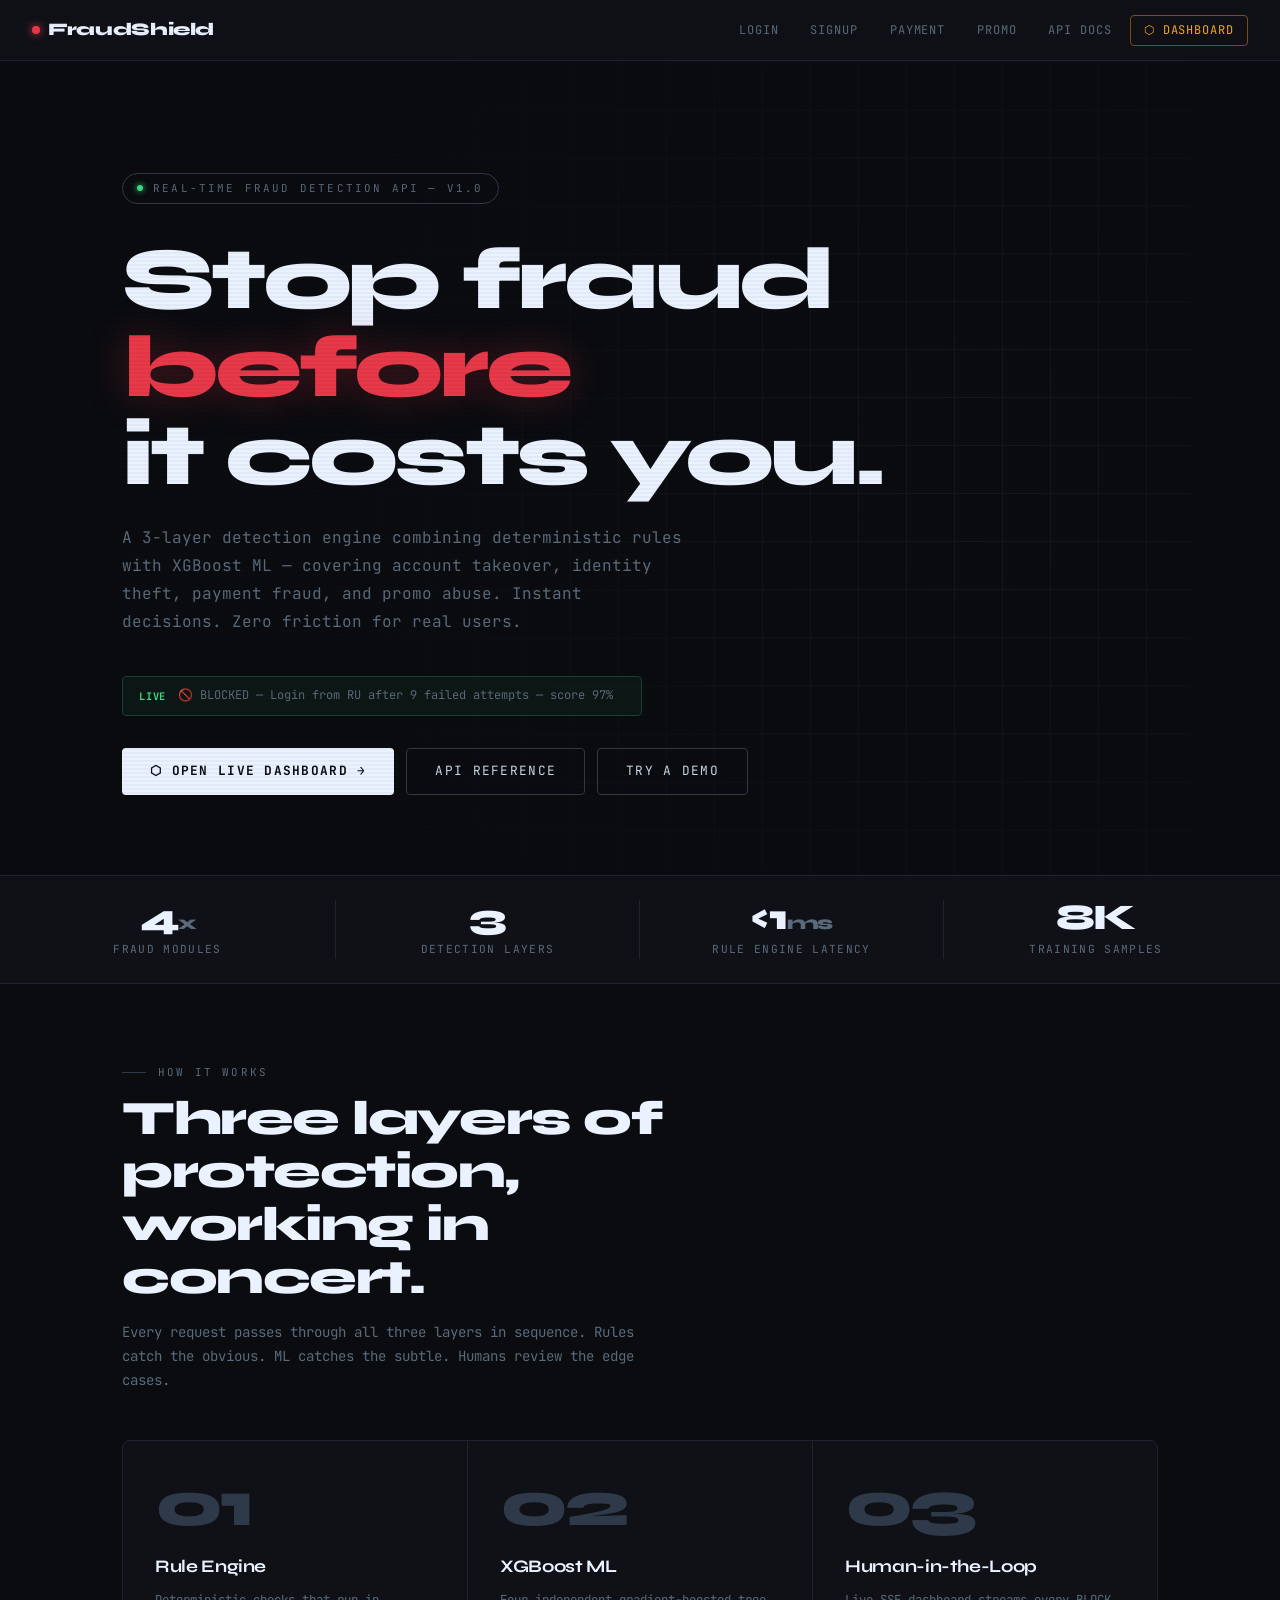
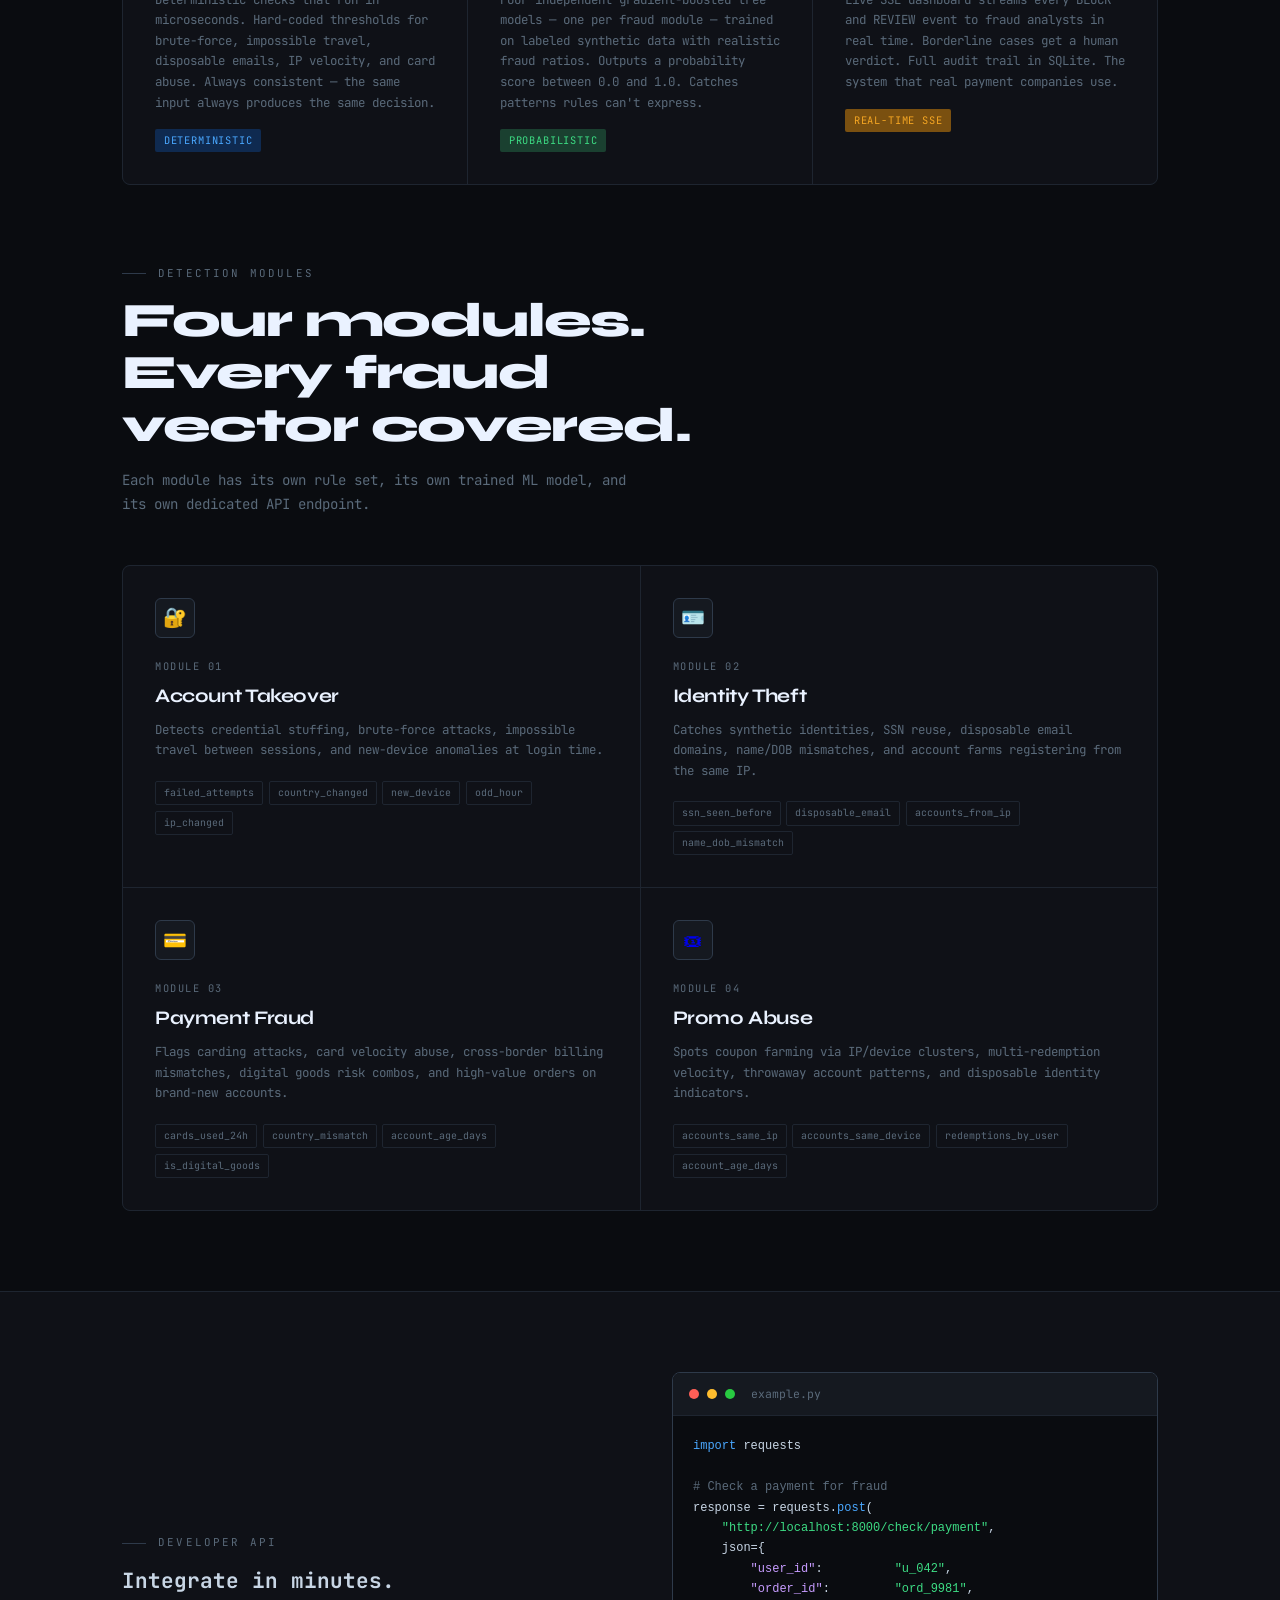
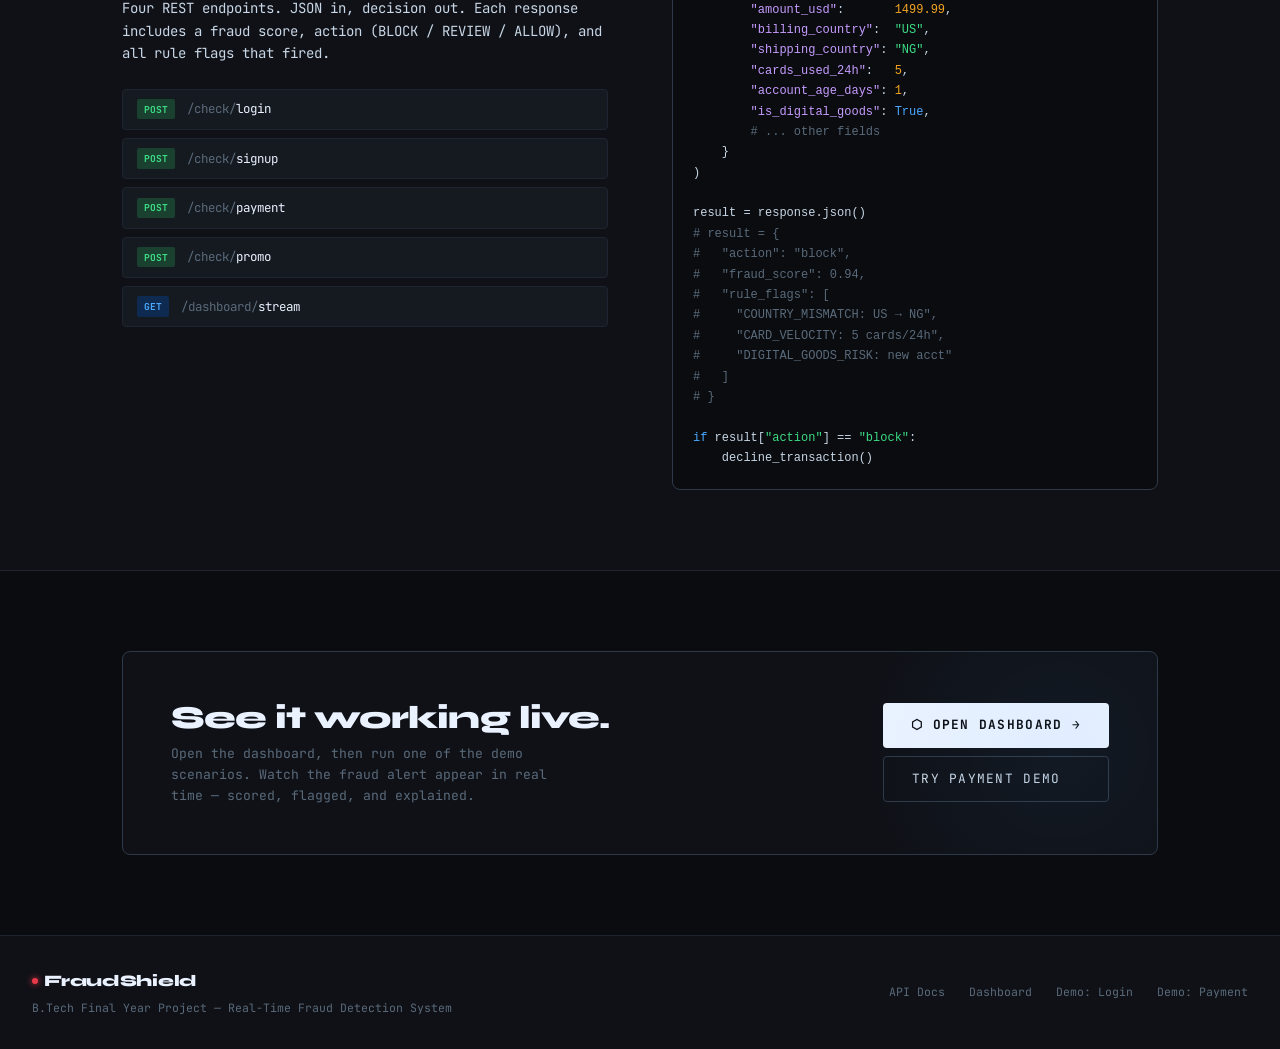
<file: frontend/index.html>
<!DOCTYPE html>
<html lang="en">
<head>
  <meta charset="UTF-8">
  <meta name="viewport" content="width=device-width, initial-scale=1.0">
  <title>FraudShield — Real-Time Fraud Detection API</title>
  <link rel="stylesheet" href="style.css">
  <style>
    /* ── Landing-specific styles ── */

    /* Hero */
    .hero-section {
      padding: 7rem 2rem 5rem;
      max-width: 1100px;
      margin: 0 auto;
      position: relative;
    }
    .hero-eyebrow {
      display: inline-flex;
      align-items: center;
      gap: 0.6rem;
      font-size: 0.68rem;
      text-transform: uppercase;
      letter-spacing: 0.2em;
      color: var(--text-dim);
      border: 1px solid var(--border-lit);
      border-radius: 20px;
      padding: 0.35rem 0.9rem;
      margin-bottom: 2rem;
      animation: fadeUp 0.5s ease both;
    }
    .hero-eyebrow .live-dot {
      width: 6px; height: 6px;
      border-radius: 50%;
      background: var(--green);
      box-shadow: 0 0 6px var(--green);
      animation: pulse 2s infinite;
    }
    .hero-section h1 {
      font-family: var(--display);
      font-size: clamp(3rem, 7vw, 5.5rem);
      font-weight: 800;
      color: var(--text-bright);
      letter-spacing: -0.04em;
      line-height: 1.0;
      margin-bottom: 1.5rem;
      animation: fadeUp 0.5s 0.1s ease both;
    }
    .hero-section h1 .accent {
      color: transparent;
      -webkit-text-stroke: 1px var(--border-lit);
      position: relative;
    }
    .hero-section h1 .accent-red {
      color: var(--red);
      text-shadow: 0 0 40px rgba(232,57,74,0.3);
    }
    .hero-section p.hero-sub {
      font-size: 1rem;
      color: var(--text-dim);
      line-height: 1.75;
      max-width: 560px;
      margin-bottom: 2.5rem;
      animation: fadeUp 0.5s 0.2s ease both;
    }
    .hero-ctas {
      display: flex;
      gap: 0.75rem;
      flex-wrap: wrap;
      animation: fadeUp 0.5s 0.3s ease both;
    }
    .btn-primary {
      padding: 0.75rem 1.75rem;
      background: var(--text-bright);
      color: var(--bg);
      border: none;
      border-radius: 4px;
      font-family: var(--mono);
      font-size: 0.8rem;
      font-weight: 700;
      text-transform: uppercase;
      letter-spacing: 0.1em;
      cursor: pointer;
      text-decoration: none;
      display: inline-flex;
      align-items: center;
      gap: 0.5rem;
      transition: all 0.15s;
    }
    .btn-primary:hover {
      background: var(--blue);
      color: var(--bg);
      box-shadow: 0 0 20px rgba(74,168,255,0.3);
    }
    .btn-secondary {
      padding: 0.75rem 1.75rem;
      background: transparent;
      color: var(--text);
      border: 1px solid var(--border-lit);
      border-radius: 4px;
      font-family: var(--mono);
      font-size: 0.8rem;
      text-transform: uppercase;
      letter-spacing: 0.1em;
      cursor: pointer;
      text-decoration: none;
      display: inline-flex;
      align-items: center;
      gap: 0.5rem;
      transition: all 0.15s;
    }
    .btn-secondary:hover {
      border-color: var(--text-dim);
      color: var(--text-bright);
      background: var(--bg-3);
    }

    /* Hero background grid */
    .hero-section::before {
      content: '';
      position: absolute;
      inset: 0;
      background-image:
        linear-gradient(var(--border) 1px, transparent 1px),
        linear-gradient(90deg, var(--border) 1px, transparent 1px);
      background-size: 48px 48px;
      mask-image: radial-gradient(ellipse 60% 80% at 80% 50%, black 0%, transparent 100%);
      pointer-events: none;
      opacity: 0.5;
    }

    /* Stat ticker */
    .stat-ticker {
      background: var(--bg-2);
      border-top: 1px solid var(--border);
      border-bottom: 1px solid var(--border);
      padding: 1.5rem 2rem;
      display: grid;
      grid-template-columns: repeat(4, 1fr);
      gap: 0;
    }
    .ticker-item {
      padding: 0 2rem;
      border-right: 1px solid var(--border);
      text-align: center;
    }
    .ticker-item:first-child { border-left: none; padding-left: 0; }
    .ticker-item:last-child { border-right: none; }
    .ticker-num {
      font-family: var(--display);
      font-size: 2.25rem;
      font-weight: 800;
      color: var(--text-bright);
      letter-spacing: -0.04em;
      line-height: 1;
      margin-bottom: 0.35rem;
    }
    .ticker-num .unit { font-size: 1.2rem; color: var(--text-dim); }
    .ticker-label {
      font-size: 0.7rem;
      text-transform: uppercase;
      letter-spacing: 0.12em;
      color: var(--text-dim);
    }

    /* How it works */
    .section {
      max-width: 1100px;
      margin: 0 auto;
      padding: 5rem 2rem;
    }
    .section-eyebrow {
      font-size: 0.68rem;
      text-transform: uppercase;
      letter-spacing: 0.2em;
      color: var(--text-dim);
      margin-bottom: 0.75rem;
      display: flex;
      align-items: center;
      gap: 0.75rem;
    }
    .section-eyebrow::before {
      content: '';
      display: block;
      width: 24px; height: 1px;
      background: var(--border-lit);
    }
    .section h2 {
      font-family: var(--display);
      font-size: clamp(1.8rem, 4vw, 3rem);
      font-weight: 800;
      color: var(--text-bright);
      letter-spacing: -0.03em;
      line-height: 1.1;
      margin-bottom: 1rem;
      max-width: 600px;
    }
    .section p.section-sub {
      font-size: 0.88rem;
      color: var(--text-dim);
      line-height: 1.7;
      max-width: 520px;
      margin-bottom: 3rem;
    }

    /* 3-layer diagram */
    .layers {
      display: grid;
      grid-template-columns: 1fr 1fr 1fr;
      gap: 1px;
      background: var(--border);
      border: 1px solid var(--border);
      border-radius: 8px;
      overflow: hidden;
    }
    .layer-card {
      background: var(--bg-2);
      padding: 2rem;
      position: relative;
    }
    .layer-num {
      font-family: var(--display);
      font-size: 4rem;
      font-weight: 800;
      color: var(--border-lit);
      line-height: 1;
      margin-bottom: 1rem;
      letter-spacing: -0.05em;
    }
    .layer-title {
      font-family: var(--display);
      font-size: 1.1rem;
      font-weight: 700;
      color: var(--text-bright);
      margin-bottom: 0.5rem;
      letter-spacing: -0.02em;
    }
    .layer-desc {
      font-size: 0.78rem;
      color: var(--text-dim);
      line-height: 1.65;
    }
    .layer-tag {
      display: inline-block;
      margin-top: 1rem;
      font-size: 0.65rem;
      padding: 0.2rem 0.55rem;
      border-radius: 2px;
      text-transform: uppercase;
      letter-spacing: 0.08em;
    }
    .layer-tag.rules  { background: var(--blue-dim);  color: var(--blue); }
    .layer-tag.ml     { background: var(--green-dim); color: var(--green); }
    .layer-tag.human  { background: var(--amber-dim); color: var(--amber); }

    /* Module cards */
    .module-grid-new {
      display: grid;
      grid-template-columns: 1fr 1fr;
      gap: 1px;
      background: var(--border);
      border: 1px solid var(--border);
      border-radius: 8px;
      overflow: hidden;
    }
    .module-card-new {
      background: var(--bg-2);
      padding: 2rem;
      text-decoration: none;
      display: block;
      transition: background 0.15s;
      position: relative;
    }
    .module-card-new:hover { background: var(--bg-3); }
    .module-icon-new {
      width: 40px; height: 40px;
      border-radius: 6px;
      border: 1px solid var(--border-lit);
      display: flex;
      align-items: center;
      justify-content: center;
      font-size: 1.2rem;
      margin-bottom: 1.25rem;
      background: var(--bg-3);
    }
    .module-num-new {
      font-size: 0.65rem;
      text-transform: uppercase;
      letter-spacing: 0.15em;
      color: var(--text-dim);
      margin-bottom: 0.4rem;
      font-family: var(--mono);
    }
    .module-title-new {
      font-family: var(--display);
      font-size: 1.2rem;
      font-weight: 700;
      color: var(--text-bright);
      margin-bottom: 0.5rem;
      letter-spacing: -0.02em;
    }
    .module-desc-new {
      font-size: 0.78rem;
      color: var(--text-dim);
      line-height: 1.65;
      margin-bottom: 1.25rem;
    }
    .module-signals {
      display: flex;
      flex-wrap: wrap;
      gap: 0.35rem;
    }
    .signal-tag {
      font-size: 0.62rem;
      padding: 0.2rem 0.5rem;
      border: 1px solid var(--border);
      border-radius: 2px;
      color: var(--text-dim);
      font-family: var(--mono);
    }
    .module-arrow {
      position: absolute;
      right: 1.5rem;
      bottom: 1.5rem;
      color: var(--text-dim);
      font-size: 1rem;
      opacity: 0;
      transform: translateX(-6px);
      transition: all 0.2s;
    }
    .module-card-new:hover .module-arrow {
      opacity: 1;
      transform: translateX(0);
    }

    /* API snippet */
    .api-section {
      background: var(--bg-2);
      border-top: 1px solid var(--border);
      border-bottom: 1px solid var(--border);
    }
    .api-inner {
      max-width: 1100px;
      margin: 0 auto;
      padding: 5rem 2rem;
      display: grid;
      grid-template-columns: 1fr 1fr;
      gap: 4rem;
      align-items: center;
    }
    .code-block {
      background: var(--bg);
      border: 1px solid var(--border-lit);
      border-radius: 8px;
      overflow: hidden;
    }
    .code-block-header {
      display: flex;
      align-items: center;
      gap: 0.5rem;
      padding: 0.75rem 1rem;
      border-bottom: 1px solid var(--border);
      background: var(--bg-3);
    }
    .code-dot { width: 10px; height: 10px; border-radius: 50%; }
    .code-dot.r { background: #ff5f57; }
    .code-dot.y { background: #ffbd2e; }
    .code-dot.g { background: #28ca41; }
    .code-filename {
      font-size: 0.72rem;
      color: var(--text-dim);
      margin-left: 0.5rem;
      font-family: var(--mono);
    }
    .code-block pre {
      padding: 1.25rem;
      font-size: 0.75rem;
      line-height: 1.7;
      color: var(--text);
      overflow-x: auto;
      margin: 0;
    }
    .code-block pre .kw  { color: var(--blue); }
    .code-block pre .str { color: var(--green); }
    .code-block pre .num { color: var(--amber); }
    .code-block pre .cm  { color: var(--text-dim); }
    .code-block pre .key { color: #c79cff; }

    /* Endpoints list */
    .endpoint-list {
      display: flex;
      flex-direction: column;
      gap: 0.5rem;
      margin-top: 1.5rem;
    }
    .endpoint-item {
      display: flex;
      align-items: center;
      gap: 0.75rem;
      padding: 0.6rem 0.85rem;
      background: var(--bg-3);
      border: 1px solid var(--border);
      border-radius: 4px;
      font-size: 0.78rem;
      font-family: var(--mono);
      text-decoration: none;
      color: var(--text);
      transition: border-color 0.15s;
    }
    .endpoint-item:hover { border-color: var(--border-lit); }
    .method-badge {
      font-size: 0.6rem;
      font-weight: 700;
      padding: 0.15rem 0.45rem;
      border-radius: 2px;
      text-transform: uppercase;
    }
    .method-badge.post { background: var(--green-dim); color: var(--green); }
    .method-badge.get  { background: var(--blue-dim);  color: var(--blue); }
    .endpoint-path { color: var(--text-dim); }
    .endpoint-path span { color: var(--text-bright); }

    /* Dashboard CTA strip */
    .cta-strip {
      max-width: 1100px;
      margin: 0 auto;
      padding: 5rem 2rem;
    }
    .cta-box {
      background: var(--bg-2);
      border: 1px solid var(--border-lit);
      border-radius: 8px;
      padding: 3rem;
      display: flex;
      align-items: center;
      justify-content: space-between;
      gap: 2rem;
      position: relative;
      overflow: hidden;
    }
    .cta-box::before {
      content: '';
      position: absolute;
      top: -50%; right: -10%;
      width: 400px; height: 400px;
      background: radial-gradient(circle, rgba(74,168,255,0.06) 0%, transparent 70%);
      pointer-events: none;
    }
    .cta-box h2 {
      font-family: var(--display);
      font-size: 2rem;
      font-weight: 800;
      color: var(--text-bright);
      letter-spacing: -0.03em;
      line-height: 1.1;
      margin-bottom: 0.5rem;
    }
    .cta-box p {
      font-size: 0.82rem;
      color: var(--text-dim);
      line-height: 1.6;
      max-width: 400px;
    }
    .cta-buttons {
      display: flex;
      flex-direction: column;
      gap: 0.5rem;
      flex-shrink: 0;
    }

    /* Footer */
    footer {
      border-top: 1px solid var(--border);
      background: var(--bg-2);
      padding: 2rem;
      display: flex;
      align-items: center;
      justify-content: space-between;
      gap: 1rem;
      flex-wrap: wrap;
    }
    .footer-logo {
      font-family: var(--display);
      font-weight: 800;
      font-size: 1rem;
      color: var(--text-bright);
      letter-spacing: -0.02em;
      display: flex;
      align-items: center;
      gap: 0.4rem;
    }
    footer p {
      font-size: 0.72rem;
      color: var(--text-dim);
    }
    .footer-links {
      display: flex;
      gap: 1.5rem;
    }
    .footer-links a {
      font-size: 0.72rem;
      color: var(--text-dim);
      text-decoration: none;
      transition: color 0.12s;
    }
    .footer-links a:hover { color: var(--text); }

    /* Live demo ticker */
    .live-bar {
      background: rgba(61,220,132,0.05);
      border: 1px solid var(--green-dim);
      border-radius: 4px;
      padding: 0.6rem 1rem;
      display: flex;
      align-items: center;
      gap: 0.75rem;
      font-size: 0.75rem;
      color: var(--text-dim);
      margin-bottom: 2rem;
      animation: fadeUp 0.5s 0.4s ease both;
      max-width: 520px;
      overflow: hidden;
    }
    .live-bar .live-label {
      color: var(--green);
      font-weight: 700;
      text-transform: uppercase;
      letter-spacing: 0.08em;
      font-size: 0.65rem;
      flex-shrink: 0;
    }
    .live-bar .live-text {
      overflow: hidden;
      white-space: nowrap;
      text-overflow: ellipsis;
    }

    @keyframes fadeUp {
      from { opacity: 0; transform: translateY(16px); }
      to   { opacity: 1; transform: translateY(0); }
    }

    @media (max-width: 768px) {
      .stat-ticker { grid-template-columns: 1fr 1fr; gap: 1px; background: var(--border); }
      .ticker-item { padding: 1.25rem; border: none; }
      .layers { grid-template-columns: 1fr; }
      .module-grid-new { grid-template-columns: 1fr; }
      .api-inner { grid-template-columns: 1fr; gap: 2rem; }
      .cta-box { flex-direction: column; }
      .cta-buttons { width: 100%; }
      .cta-buttons .btn-primary,
      .cta-buttons .btn-secondary { text-align: center; justify-content: center; }
      .hero-section h1 { font-size: 2.5rem; }
    }
  </style>
</head>
<body>

<nav class="nav">
  <a class="nav-logo" href="index.html">
    <span class="dot"></span>FraudShield
  </a>
  <ul class="nav-links">
    <li><a href="login.html">Login</a></li>
    <li><a href="signup.html">Signup</a></li>
    <li><a href="payment.html">Payment</a></li>
    <li><a href="promo.html">Promo</a></li>
    <li><a href="api-docs.html">API Docs</a></li>
    <li><a href="dashboard.html" class="dashboard-link">⬡ Dashboard</a></li>
  </ul>
</nav>

<!-- ── HERO ── -->
<section class="hero-section">
  <div class="hero-eyebrow">
    <span class="live-dot"></span>
    Real-Time Fraud Detection API — v1.0
  </div>
  <h1>Stop fraud <span class="accent-red">before</span><br>it costs you.</h1>
  <p class="hero-sub">
    A 3-layer detection engine combining deterministic rules with XGBoost ML — 
    covering account takeover, identity theft, payment fraud, and promo abuse. 
    Instant decisions. Zero friction for real users.
  </p>

  <!-- Live event ticker -->
  <div class="live-bar" id="liveTicker">
    <span class="live-label">Live</span>
    <span class="live-text" id="liveText">Connecting to event stream...</span>
  </div>

  <div class="hero-ctas">
    <a href="dashboard.html" class="btn-primary">⬡ Open Live Dashboard →</a>
    <a href="api-docs.html" class="btn-secondary">API Reference</a>
    <a href="payment.html" class="btn-secondary">Try a Demo</a>
  </div>
</section>

<!-- ── STAT TICKER ── -->
<div class="stat-ticker">
  <div class="ticker-item">
    <div class="ticker-num">4<span class="unit">x</span></div>
    <div class="ticker-label">Fraud Modules</div>
  </div>
  <div class="ticker-item">
    <div class="ticker-num">3</div>
    <div class="ticker-label">Detection Layers</div>
  </div>
  <div class="ticker-item">
    <div class="ticker-num">&lt;1<span class="unit">ms</span></div>
    <div class="ticker-label">Rule Engine Latency</div>
  </div>
  <div class="ticker-item">
    <div class="ticker-num">8K</div>
    <div class="ticker-label">Training Samples</div>
  </div>
</div>

<!-- ── 3-LAYER ARCHITECTURE ── -->
<section class="section">
  <div class="section-eyebrow">How it works</div>
  <h2>Three layers of protection, working in concert.</h2>
  <p class="section-sub">
    Every request passes through all three layers in sequence. Rules catch the obvious. 
    ML catches the subtle. Humans review the edge cases.
  </p>

  <div class="layers">
    <div class="layer-card">
      <div class="layer-num">01</div>
      <div class="layer-title">Rule Engine</div>
      <div class="layer-desc">
        Deterministic checks that run in microseconds. Hard-coded thresholds for brute-force, 
        impossible travel, disposable emails, IP velocity, and card abuse. Always consistent — 
        the same input always produces the same decision.
      </div>
      <span class="layer-tag rules">Deterministic</span>
    </div>
    <div class="layer-card">
      <div class="layer-num">02</div>
      <div class="layer-title">XGBoost ML</div>
      <div class="layer-desc">
        Four independent gradient-boosted tree models — one per fraud module — trained on 
        labeled synthetic data with realistic fraud ratios. Outputs a probability score 
        between 0.0 and 1.0. Catches patterns rules can't express.
      </div>
      <span class="layer-tag ml">Probabilistic</span>
    </div>
    <div class="layer-card">
      <div class="layer-num">03</div>
      <div class="layer-title">Human-in-the-Loop</div>
      <div class="layer-desc">
        Live SSE dashboard streams every BLOCK and REVIEW event to fraud analysts in 
        real time. Borderline cases get a human verdict. Full audit trail in SQLite. 
        The system that real payment companies use.
      </div>
      <span class="layer-tag human">Real-Time SSE</span>
    </div>
  </div>
</section>

<!-- ── MODULES ── -->
<section class="section" style="padding-top:0">
  <div class="section-eyebrow">Detection Modules</div>
  <h2>Four modules. Every fraud vector covered.</h2>
  <p class="section-sub">
    Each module has its own rule set, its own trained ML model, and its own dedicated API endpoint.
  </p>

  <div class="module-grid-new">
    <a class="module-card-new" href="login.html">
      <div class="module-icon-new">🔐</div>
      <div class="module-num-new">Module 01</div>
      <div class="module-title-new">Account Takeover</div>
      <div class="module-desc-new">
        Detects credential stuffing, brute-force attacks, impossible travel between 
        sessions, and new-device anomalies at login time.
      </div>
      <div class="module-signals">
        <span class="signal-tag">failed_attempts</span>
        <span class="signal-tag">country_changed</span>
        <span class="signal-tag">new_device</span>
        <span class="signal-tag">odd_hour</span>
        <span class="signal-tag">ip_changed</span>
      </div>
      <span class="module-arrow">→</span>
    </a>
    <a class="module-card-new" href="signup.html">
      <div class="module-icon-new">🪪</div>
      <div class="module-num-new">Module 02</div>
      <div class="module-title-new">Identity Theft</div>
      <div class="module-desc-new">
        Catches synthetic identities, SSN reuse, disposable email domains, name/DOB 
        mismatches, and account farms registering from the same IP.
      </div>
      <div class="module-signals">
        <span class="signal-tag">ssn_seen_before</span>
        <span class="signal-tag">disposable_email</span>
        <span class="signal-tag">accounts_from_ip</span>
        <span class="signal-tag">name_dob_mismatch</span>
      </div>
      <span class="module-arrow">→</span>
    </a>
    <a class="module-card-new" href="payment.html">
      <div class="module-icon-new">💳</div>
      <div class="module-num-new">Module 03</div>
      <div class="module-title-new">Payment Fraud</div>
      <div class="module-desc-new">
        Flags carding attacks, card velocity abuse, cross-border billing mismatches, 
        digital goods risk combos, and high-value orders on brand-new accounts.
      </div>
      <div class="module-signals">
        <span class="signal-tag">cards_used_24h</span>
        <span class="signal-tag">country_mismatch</span>
        <span class="signal-tag">account_age_days</span>
        <span class="signal-tag">is_digital_goods</span>
      </div>
      <span class="module-arrow">→</span>
    </a>
    <a class="module-card-new" href="promo.html">
      <div class="module-icon-new">🎟</div>
      <div class="module-num-new">Module 04</div>
      <div class="module-title-new">Promo Abuse</div>
      <div class="module-desc-new">
        Spots coupon farming via IP/device clusters, multi-redemption velocity, 
        throwaway account patterns, and disposable identity indicators.
      </div>
      <div class="module-signals">
        <span class="signal-tag">accounts_same_ip</span>
        <span class="signal-tag">accounts_same_device</span>
        <span class="signal-tag">redemptions_by_user</span>
        <span class="signal-tag">account_age_days</span>
      </div>
      <span class="module-arrow">→</span>
    </a>
  </div>
</section>

<!-- ── API SECTION ── -->
<div class="api-section">
  <div class="api-inner">
    <div>
      <div class="section-eyebrow">Developer API</div>
      <h2>Integrate in minutes.</h2>
      <p class="section-sub" style="margin-bottom:1.5rem">
        Four REST endpoints. JSON in, decision out. Each response includes a fraud 
        score, action (BLOCK / REVIEW / ALLOW), and all rule flags that fired.
      </p>
      <div class="endpoint-list">
        <a href="api-docs.html" class="endpoint-item">
          <span class="method-badge post">POST</span>
          <span class="endpoint-path">/check/<span>login</span></span>
        </a>
        <a href="api-docs.html" class="endpoint-item">
          <span class="method-badge post">POST</span>
          <span class="endpoint-path">/check/<span>signup</span></span>
        </a>
        <a href="api-docs.html" class="endpoint-item">
          <span class="method-badge post">POST</span>
          <span class="endpoint-path">/check/<span>payment</span></span>
        </a>
        <a href="api-docs.html" class="endpoint-item">
          <span class="method-badge post">POST</span>
          <span class="endpoint-path">/check/<span>promo</span></span>
        </a>
        <a href="dashboard.html" class="endpoint-item">
          <span class="method-badge get">GET</span>
          <span class="endpoint-path">/dashboard/<span>stream</span></span>
        </a>
      </div>
    </div>
    <div class="code-block">
      <div class="code-block-header">
        <span class="code-dot r"></span>
        <span class="code-dot y"></span>
        <span class="code-dot g"></span>
        <span class="code-filename">example.py</span>
      </div>
      <pre><span class="kw">import</span> requests

<span class="cm"># Check a payment for fraud</span>
response = requests.<span class="kw">post</span>(
    <span class="str">"http://localhost:8000/check/payment"</span>,
    json={
        <span class="key">"user_id"</span>:          <span class="str">"u_042"</span>,
        <span class="key">"order_id"</span>:         <span class="str">"ord_9981"</span>,
        <span class="key">"amount_usd"</span>:       <span class="num">1499.99</span>,
        <span class="key">"billing_country"</span>:  <span class="str">"US"</span>,
        <span class="key">"shipping_country"</span>: <span class="str">"NG"</span>,
        <span class="key">"cards_used_24h"</span>:   <span class="num">5</span>,
        <span class="key">"account_age_days"</span>: <span class="num">1</span>,
        <span class="key">"is_digital_goods"</span>: <span class="kw">True</span>,
        <span class="cm"># ... other fields</span>
    }
)

result = response.json()
<span class="cm"># result = {</span>
<span class="cm">#   "action": "block",</span>
<span class="cm">#   "fraud_score": 0.94,</span>
<span class="cm">#   "rule_flags": [</span>
<span class="cm">#     "COUNTRY_MISMATCH: US → NG",</span>
<span class="cm">#     "CARD_VELOCITY: 5 cards/24h",</span>
<span class="cm">#     "DIGITAL_GOODS_RISK: new acct"</span>
<span class="cm">#   ]</span>
<span class="cm"># }</span>

<span class="kw">if</span> result[<span class="str">"action"</span>] == <span class="str">"block"</span>:
    decline_transaction()</pre>
    </div>
  </div>
</div>

<!-- ── CTA STRIP ── -->
<div class="cta-strip">
  <div class="cta-box">
    <div>
      <h2>See it working live.</h2>
      <p>
        Open the dashboard, then run one of the demo scenarios. Watch the fraud alert 
        appear in real time — scored, flagged, and explained.
      </p>
    </div>
    <div class="cta-buttons">
      <a href="dashboard.html" class="btn-primary">⬡ Open Dashboard →</a>
      <a href="payment.html" class="btn-secondary">Try Payment Demo</a>
    </div>
  </div>
</div>

<!-- ── FOOTER ── -->
<footer>
  <div>
    <div class="footer-logo"><span class="dot" style="width:6px;height:6px;background:var(--red);box-shadow:0 0 6px var(--red);border-radius:50%;animation:pulse 2s infinite"></span> FraudShield</div>
    <p style="margin-top:0.35rem">B.Tech Final Year Project — Real-Time Fraud Detection System</p>
  </div>
  <div class="footer-links">
    <a href="api-docs.html">API Docs</a>
    <a href="dashboard.html">Dashboard</a>
    <a href="login.html">Demo: Login</a>
    <a href="payment.html">Demo: Payment</a>
  </div>
</footer>

<script>
const API = 'http://127.0.0.1:8000';

// Connect to SSE and show latest event in hero ticker
const liveText = document.getElementById('liveText');
const DEMO_EVENTS = [
  '🚫 BLOCKED — Login from RU after 9 failed attempts — score 97%',
  '🔍 REVIEW  — Signup via mailinator.com, 5 accounts from same IP — score 71%',
  '🚫 BLOCKED — $2,499 digital goods, account age 0 days — score 94%',
  '✓  ALLOWED — Normal login from known device — score 4%',
  '🚫 BLOCKED — Promo code redeemed 4× by same user — score 88%',
  '🔍 REVIEW  — Country changed US→CN on new device — score 63%',
];
let demoIdx = 0;

function startDemoTicker() {
  liveText.textContent = DEMO_EVENTS[demoIdx % DEMO_EVENTS.length];
  demoIdx++;
}

// Try to connect to real SSE
try {
  const es = new EventSource(`${API}/dashboard/stream`);
  es.onmessage = (e) => {
    try {
      const d = JSON.parse(e.data);
      if (d.event_type === 'ping' || d.event_type === 'connected') return;
      const icon = d.action === 'block' ? '🚫 BLOCKED' : d.action === 'review' ? '🔍 REVIEW' : '✓ ALLOWED';
      liveText.textContent = `${icon} — ${d.summary}`;
    } catch {}
  };
  es.onerror = () => {
    es.close();
    startDemoTicker();
    setInterval(startDemoTicker, 3500);
  };
  // If no event in 2s, use demo ticker
  setTimeout(() => {
    if (liveText.textContent === 'Connecting to event stream...') {
      startDemoTicker();
      setInterval(startDemoTicker, 3500);
    }
  }, 2000);
} catch (e) {
  startDemoTicker();
  setInterval(startDemoTicker, 3500);
}
</script>
</body>
</html>
</file>
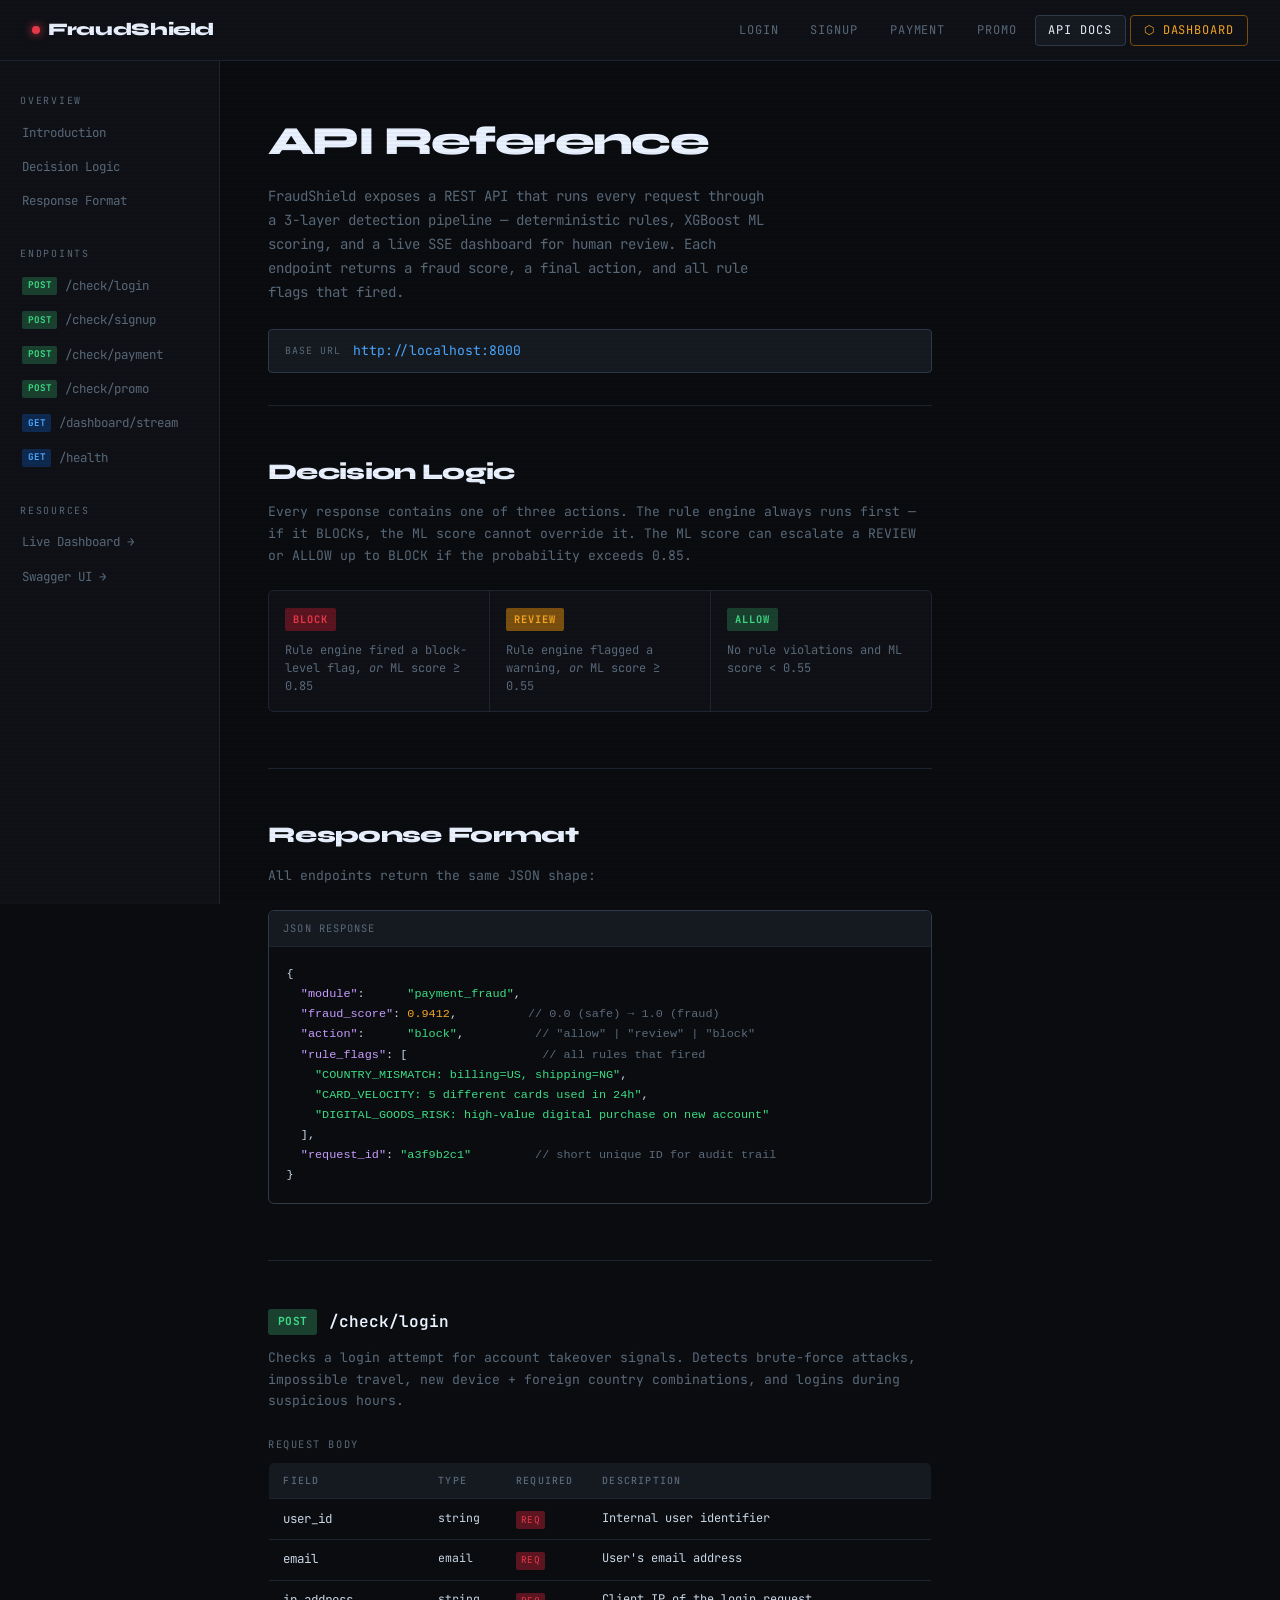
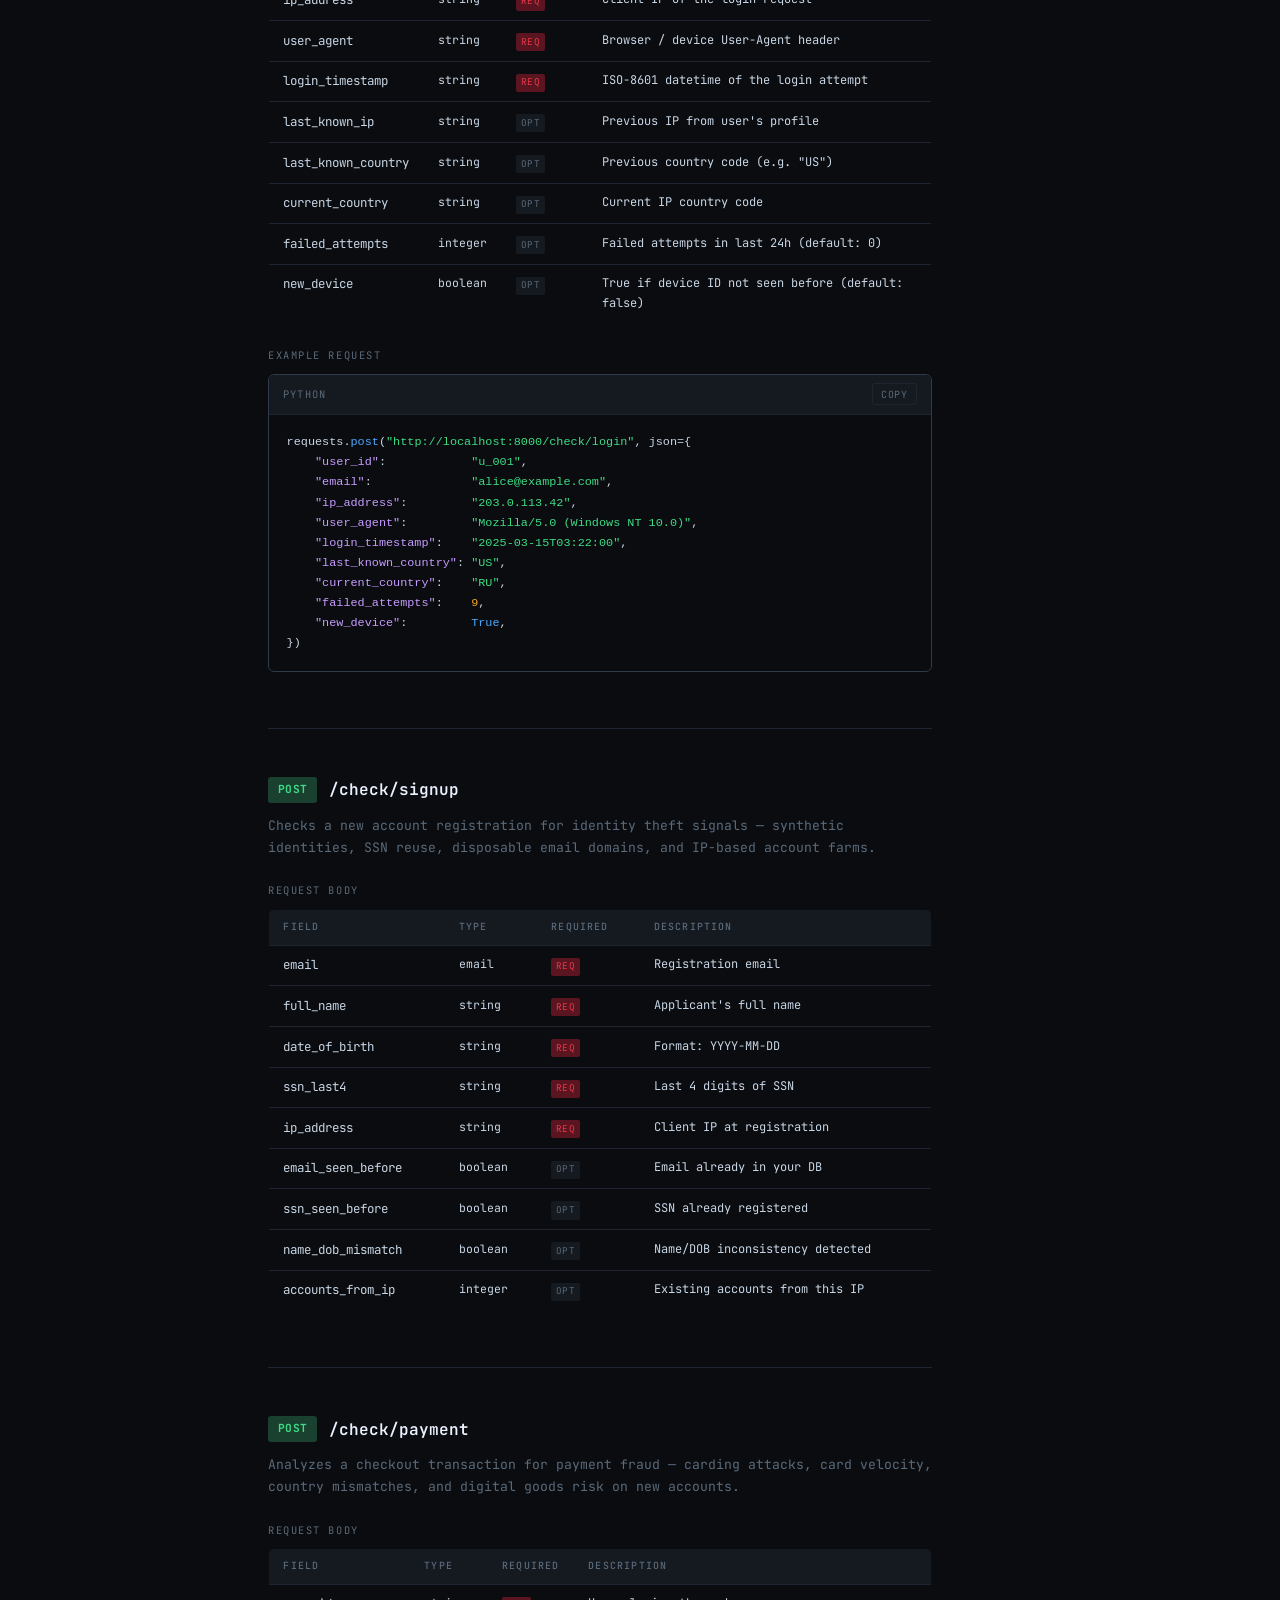
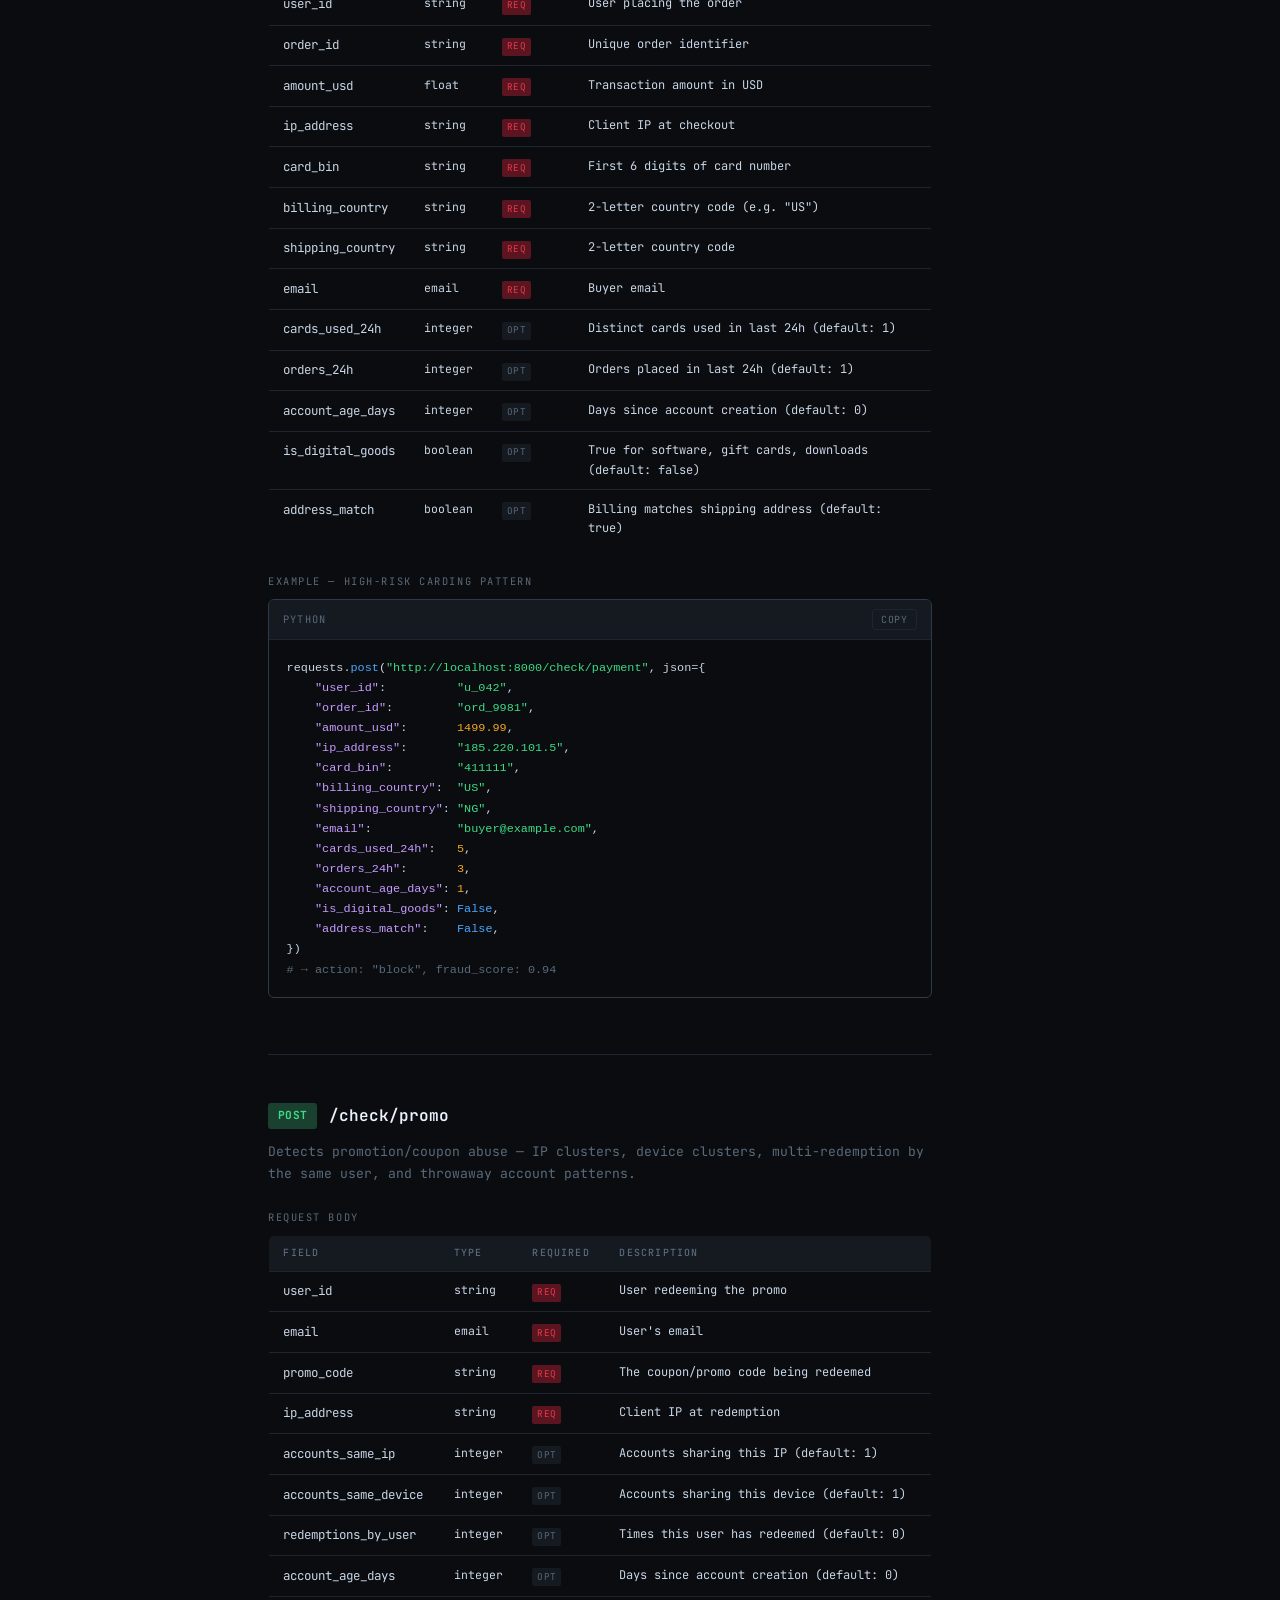
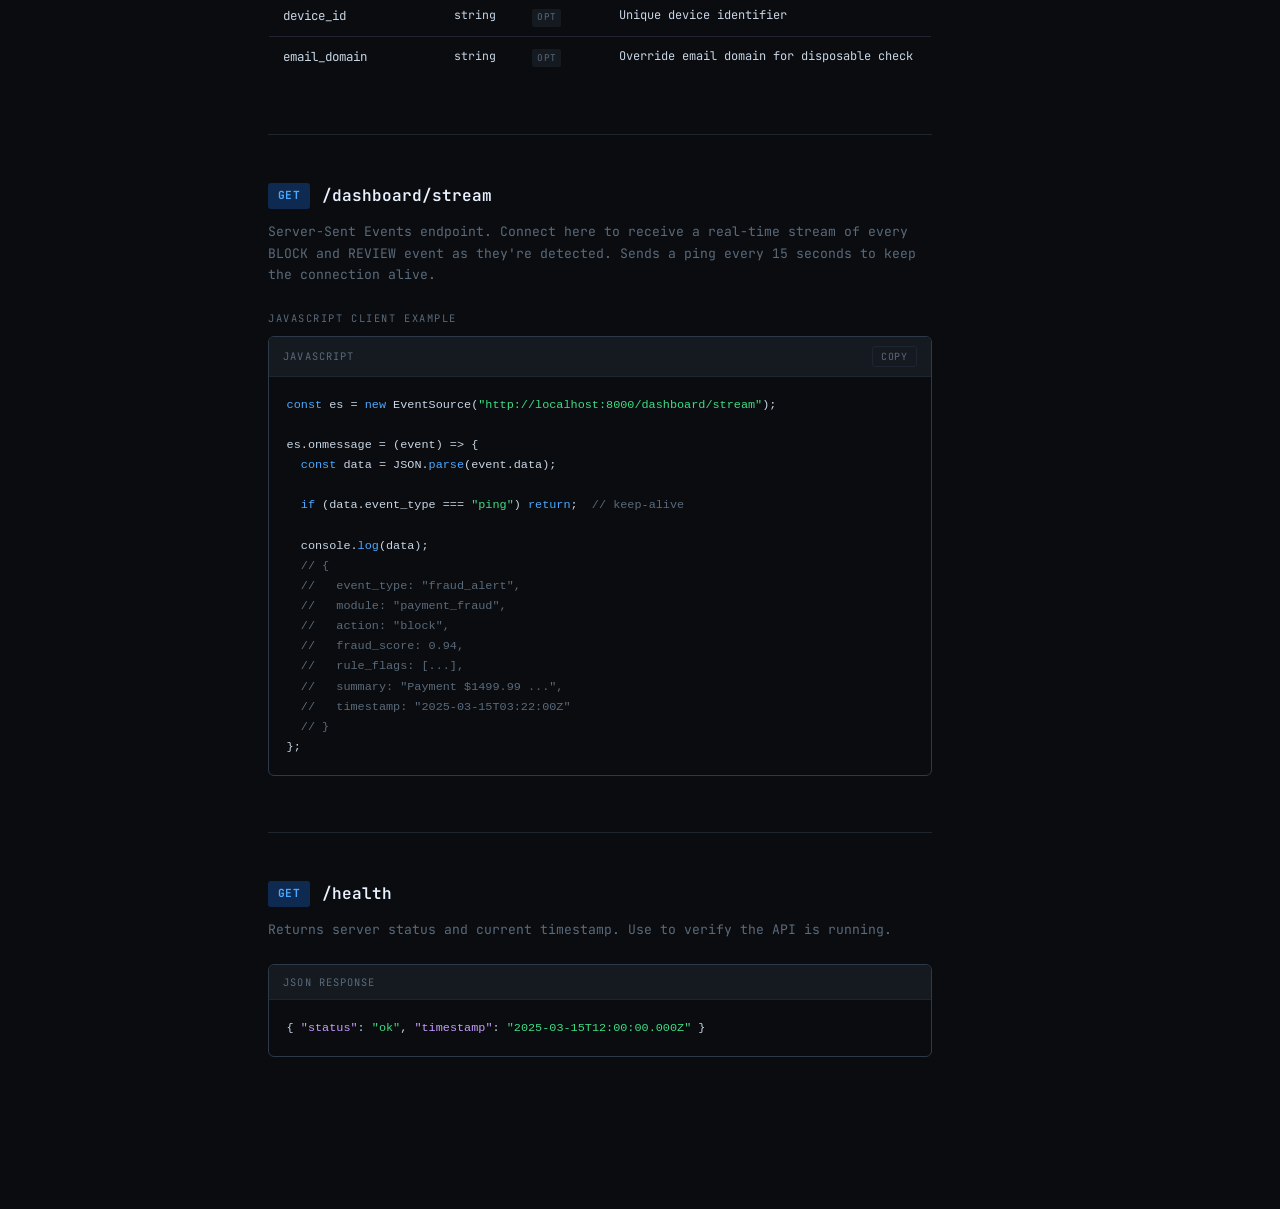
<file: frontend/api-docs.html>
<!DOCTYPE html>
<html lang="en">
<head>
  <meta charset="UTF-8">
  <meta name="viewport" content="width=device-width, initial-scale=1.0">
  <title>API Reference — FraudShield</title>
  <link rel="stylesheet" href="style.css">
  <style>
    .docs-layout {
      display: grid;
      grid-template-columns: 220px 1fr;
      min-height: calc(100vh - 57px);
    }

    /* Sidebar */
    .docs-sidebar {
      background: var(--bg-2);
      border-right: 1px solid var(--border);
      padding: 2rem 0;
      position: sticky;
      top: 57px;
      height: calc(100vh - 57px);
      overflow-y: auto;
    }
    .sidebar-section {
      margin-bottom: 1.75rem;
    }
    .sidebar-label {
      font-size: 0.62rem;
      text-transform: uppercase;
      letter-spacing: 0.18em;
      color: var(--text-dim);
      padding: 0 1.25rem;
      margin-bottom: 0.4rem;
    }
    .sidebar-link {
      display: flex;
      align-items: center;
      gap: 0.5rem;
      padding: 0.45rem 1.25rem;
      font-size: 0.78rem;
      color: var(--text-dim);
      text-decoration: none;
      border-left: 2px solid transparent;
      transition: all 0.12s;
    }
    .sidebar-link:hover { color: var(--text); background: var(--bg-3); }
    .sidebar-link.active { color: var(--text-bright); border-left-color: var(--blue); background: var(--bg-3); }
    .sidebar-method {
      font-size: 0.58rem;
      font-weight: 700;
      padding: 0.1rem 0.35rem;
      border-radius: 2px;
      text-transform: uppercase;
      flex-shrink: 0;
    }
    .sidebar-method.post { background: var(--green-dim); color: var(--green); }
    .sidebar-method.get  { background: var(--blue-dim);  color: var(--blue); }

    /* Main content */
    .docs-main {
      padding: 3rem 3rem 6rem;
      max-width: 760px;
    }
    .docs-hero {
      margin-bottom: 3rem;
      padding-bottom: 2rem;
      border-bottom: 1px solid var(--border);
    }
    .docs-hero h1 {
      font-family: var(--display);
      font-size: 2.5rem;
      font-weight: 800;
      color: var(--text-bright);
      letter-spacing: -0.04em;
      margin-bottom: 0.75rem;
    }
    .docs-hero p {
      font-size: 0.88rem;
      color: var(--text-dim);
      line-height: 1.7;
      max-width: 500px;
    }
    .base-url-bar {
      display: flex;
      align-items: center;
      gap: 0.75rem;
      background: var(--bg-3);
      border: 1px solid var(--border-lit);
      border-radius: 4px;
      padding: 0.65rem 1rem;
      margin-top: 1.5rem;
      font-family: var(--mono);
      font-size: 0.82rem;
    }
    .base-url-label {
      font-size: 0.62rem;
      text-transform: uppercase;
      letter-spacing: 0.1em;
      color: var(--text-dim);
      flex-shrink: 0;
    }
    .base-url-val { color: var(--blue); }

    /* Endpoint sections */
    .endpoint-section {
      margin-bottom: 3.5rem;
      scroll-margin-top: 80px;
    }
    .endpoint-section + .endpoint-section {
      padding-top: 3rem;
      border-top: 1px solid var(--border);
    }

    .endpoint-header {
      display: flex;
      align-items: center;
      gap: 0.75rem;
      margin-bottom: 0.75rem;
    }
    .ep-method {
      font-size: 0.7rem;
      font-weight: 700;
      padding: 0.25rem 0.6rem;
      border-radius: 3px;
      text-transform: uppercase;
      letter-spacing: 0.05em;
      flex-shrink: 0;
    }
    .ep-method.POST { background: var(--green-dim); color: var(--green); }
    .ep-method.GET  { background: var(--blue-dim);  color: var(--blue); }
    .ep-path {
      font-family: var(--mono);
      font-size: 1rem;
      color: var(--text-bright);
      font-weight: 600;
    }
    .ep-desc {
      font-size: 0.82rem;
      color: var(--text-dim);
      line-height: 1.65;
      margin-bottom: 1.5rem;
    }

    /* Section sub-heading */
    .sub-heading {
      font-size: 0.65rem;
      text-transform: uppercase;
      letter-spacing: 0.15em;
      color: var(--text-dim);
      margin-bottom: 0.6rem;
      margin-top: 1.5rem;
    }

    /* Fields table */
    .fields-table {
      width: 100%;
      border-collapse: collapse;
      border: 1px solid var(--border);
      border-radius: 6px;
      overflow: hidden;
      margin-bottom: 1.25rem;
      font-size: 0.78rem;
    }
    .fields-table th {
      background: var(--bg-3);
      color: var(--text-dim);
      font-size: 0.62rem;
      text-transform: uppercase;
      letter-spacing: 0.12em;
      padding: 0.6rem 0.9rem;
      text-align: left;
      border-bottom: 1px solid var(--border);
      font-weight: 500;
    }
    .fields-table td {
      padding: 0.6rem 0.9rem;
      border-bottom: 1px solid var(--border);
      color: var(--text);
      vertical-align: top;
    }
    .fields-table tr:last-child td { border-bottom: none; }
    .fields-table tr:hover td { background: var(--bg-3); }
    .field-name { font-family: var(--mono); color: var(--blue); }
    .field-type { font-family: var(--mono); color: var(--amber); font-size: 0.72rem; }
    .field-req  {
      display: inline-block;
      font-size: 0.58rem;
      padding: 0.1rem 0.3rem;
      border-radius: 2px;
      text-transform: uppercase;
      letter-spacing: 0.05em;
    }
    .field-req.req  { background: var(--red-dim);   color: var(--red); }
    .field-req.opt  { background: var(--bg-3);       color: var(--text-dim); }
    .field-desc { font-size: 0.75rem; color: var(--text-dim); }

    /* Code blocks */
    .code-wrap {
      background: var(--bg);
      border: 1px solid var(--border-lit);
      border-radius: 6px;
      overflow: hidden;
      margin-bottom: 1.25rem;
    }
    .code-top {
      display: flex;
      align-items: center;
      justify-content: space-between;
      padding: 0.55rem 0.9rem;
      border-bottom: 1px solid var(--border);
      background: var(--bg-3);
    }
    .code-lang {
      font-size: 0.65rem;
      text-transform: uppercase;
      letter-spacing: 0.1em;
      color: var(--text-dim);
    }
    .copy-btn {
      font-family: var(--mono);
      font-size: 0.62rem;
      padding: 0.2rem 0.5rem;
      border: 1px solid var(--border);
      border-radius: 3px;
      background: transparent;
      color: var(--text-dim);
      cursor: pointer;
      transition: all 0.12s;
      text-transform: uppercase;
      letter-spacing: 0.07em;
    }
    .copy-btn:hover { color: var(--text); border-color: var(--border-lit); }
    .copy-btn.copied { color: var(--green); border-color: var(--green-dim); }
    pre.code-content {
      padding: 1.1rem;
      margin: 0;
      font-size: 0.74rem;
      line-height: 1.7;
      color: var(--text);
      overflow-x: auto;
    }
    .kw  { color: var(--blue); }
    .str { color: var(--green); }
    .num { color: var(--amber); }
    .cm  { color: var(--text-dim); }
    .key { color: #c79cff; }
    .val { color: var(--text-bright); }

    /* Response example */
    .response-tabs {
      display: flex;
      gap: 0;
      border: 1px solid var(--border);
      border-radius: 6px 6px 0 0;
      overflow: hidden;
    }
    .resp-tab {
      padding: 0.5rem 1rem;
      font-size: 0.7rem;
      font-family: var(--mono);
      text-transform: uppercase;
      letter-spacing: 0.08em;
      cursor: pointer;
      border: none;
      border-right: 1px solid var(--border);
      background: var(--bg-3);
      color: var(--text-dim);
      transition: all 0.12s;
    }
    .resp-tab:last-child { border-right: none; }
    .resp-tab.active { background: var(--bg-2); color: var(--text-bright); }
    .resp-body {
      border: 1px solid var(--border);
      border-top: none;
      border-radius: 0 0 6px 6px;
      background: var(--bg);
      padding: 1rem;
      font-size: 0.74rem;
      font-family: var(--mono);
      line-height: 1.7;
      display: none;
      margin-bottom: 1.25rem;
    }
    .resp-body.active { display: block; }

    /* Action decision box */
    .decision-grid {
      display: grid;
      grid-template-columns: 1fr 1fr 1fr;
      gap: 1px;
      background: var(--border);
      border: 1px solid var(--border);
      border-radius: 6px;
      overflow: hidden;
      margin-bottom: 1.5rem;
    }
    .decision-cell {
      background: var(--bg-2);
      padding: 1rem;
    }
    .decision-action {
      font-size: 0.65rem;
      font-weight: 700;
      text-transform: uppercase;
      letter-spacing: 0.1em;
      padding: 0.2rem 0.5rem;
      border-radius: 2px;
      display: inline-block;
      margin-bottom: 0.6rem;
    }
    .decision-action.block  { background: var(--red-dim);   color: var(--red); }
    .decision-action.review { background: var(--amber-dim); color: var(--amber); }
    .decision-action.allow  { background: var(--green-dim); color: var(--green); }
    .decision-condition { font-size: 0.75rem; color: var(--text-dim); line-height: 1.5; }

    @media (max-width: 700px) {
      .docs-layout { grid-template-columns: 1fr; }
      .docs-sidebar { display: none; }
      .docs-main { padding: 2rem 1.25rem 4rem; }
    }
  </style>
</head>
<body>

<nav class="nav">
  <a class="nav-logo" href="index.html"><span class="dot"></span>FraudShield</a>
  <ul class="nav-links">
    <li><a href="login.html">Login</a></li>
    <li><a href="signup.html">Signup</a></li>
    <li><a href="payment.html">Payment</a></li>
    <li><a href="promo.html">Promo</a></li>
    <li><a href="api-docs.html" class="active">API Docs</a></li>
    <li><a href="dashboard.html" class="dashboard-link">⬡ Dashboard</a></li>
  </ul>
</nav>

<div class="docs-layout">

  <!-- Sidebar -->
  <nav class="docs-sidebar">
    <div class="sidebar-section">
      <div class="sidebar-label">Overview</div>
      <a class="sidebar-link active" href="#overview">Introduction</a>
      <a class="sidebar-link" href="#decisions">Decision Logic</a>
      <a class="sidebar-link" href="#response">Response Format</a>
    </div>
    <div class="sidebar-section">
      <div class="sidebar-label">Endpoints</div>
      <a class="sidebar-link" href="#login">
        <span class="sidebar-method post">POST</span>/check/login
      </a>
      <a class="sidebar-link" href="#signup">
        <span class="sidebar-method post">POST</span>/check/signup
      </a>
      <a class="sidebar-link" href="#payment">
        <span class="sidebar-method post">POST</span>/check/payment
      </a>
      <a class="sidebar-link" href="#promo">
        <span class="sidebar-method post">POST</span>/check/promo
      </a>
      <a class="sidebar-link" href="#stream">
        <span class="sidebar-method get">GET</span>/dashboard/stream
      </a>
      <a class="sidebar-link" href="#health">
        <span class="sidebar-method get">GET</span>/health
      </a>
    </div>
    <div class="sidebar-section">
      <div class="sidebar-label">Resources</div>
      <a class="sidebar-link" href="dashboard.html">Live Dashboard →</a>
      <a class="sidebar-link" href="http://127.0.0.1:8000/docs" target="_blank">Swagger UI →</a>
    </div>
  </nav>

  <!-- Main content -->
  <main class="docs-main">

    <!-- Overview -->
    <div id="overview" class="docs-hero">
      <h1>API Reference</h1>
      <p>
        FraudShield exposes a REST API that runs every request through a 3-layer 
        detection pipeline — deterministic rules, XGBoost ML scoring, and a live 
        SSE dashboard for human review. Each endpoint returns a fraud score, 
        a final action, and all rule flags that fired.
      </p>
      <div class="base-url-bar">
        <span class="base-url-label">Base URL</span>
        <span class="base-url-val">http://localhost:8000</span>
      </div>
    </div>

    <!-- Decision logic -->
    <div id="decisions" class="endpoint-section">
      <div style="font-family:var(--display);font-size:1.4rem;font-weight:800;color:var(--text-bright);letter-spacing:-0.03em;margin-bottom:0.75rem">Decision Logic</div>
      <p class="ep-desc">
        Every response contains one of three actions. The rule engine always runs first — 
        if it BLOCKs, the ML score cannot override it. The ML score can escalate 
        a REVIEW or ALLOW up to BLOCK if the probability exceeds 0.85.
      </p>
      <div class="decision-grid">
        <div class="decision-cell">
          <span class="decision-action block">BLOCK</span>
          <div class="decision-condition">Rule engine fired a block-level flag, <em>or</em> ML score ≥ 0.85</div>
        </div>
        <div class="decision-cell">
          <span class="decision-action review">REVIEW</span>
          <div class="decision-condition">Rule engine flagged a warning, <em>or</em> ML score ≥ 0.55</div>
        </div>
        <div class="decision-cell">
          <span class="decision-action allow">ALLOW</span>
          <div class="decision-condition">No rule violations and ML score &lt; 0.55</div>
        </div>
      </div>
    </div>

    <!-- Response format -->
    <div id="response" class="endpoint-section">
      <div style="font-family:var(--display);font-size:1.4rem;font-weight:800;color:var(--text-bright);letter-spacing:-0.03em;margin-bottom:0.75rem">Response Format</div>
      <p class="ep-desc">All endpoints return the same JSON shape:</p>
      <div class="code-wrap">
        <div class="code-top"><span class="code-lang">JSON Response</span></div>
        <pre class="code-content">{
  <span class="key">"module"</span>:      <span class="str">"payment_fraud"</span>,
  <span class="key">"fraud_score"</span>: <span class="num">0.9412</span>,          <span class="cm">// 0.0 (safe) → 1.0 (fraud)</span>
  <span class="key">"action"</span>:      <span class="str">"block"</span>,          <span class="cm">// "allow" | "review" | "block"</span>
  <span class="key">"rule_flags"</span>: [                   <span class="cm">// all rules that fired</span>
    <span class="str">"COUNTRY_MISMATCH: billing=US, shipping=NG"</span>,
    <span class="str">"CARD_VELOCITY: 5 different cards used in 24h"</span>,
    <span class="str">"DIGITAL_GOODS_RISK: high-value digital purchase on new account"</span>
  ],
  <span class="key">"request_id"</span>: <span class="str">"a3f9b2c1"</span>         <span class="cm">// short unique ID for audit trail</span>
}</pre>
      </div>
    </div>

    <!-- POST /check/login -->
    <div id="login" class="endpoint-section">
      <div class="endpoint-header">
        <span class="ep-method POST">POST</span>
        <span class="ep-path">/check/login</span>
      </div>
      <p class="ep-desc">
        Checks a login attempt for account takeover signals. Detects brute-force 
        attacks, impossible travel, new device + foreign country combinations, 
        and logins during suspicious hours.
      </p>

      <div class="sub-heading">Request Body</div>
      <table class="fields-table">
        <thead><tr><th>Field</th><th>Type</th><th>Required</th><th>Description</th></tr></thead>
        <tbody>
          <tr><td class="field-name">user_id</td><td class="field-type">string</td><td><span class="field-req req">req</span></td><td class="field-desc">Internal user identifier</td></tr>
          <tr><td class="field-name">email</td><td class="field-type">email</td><td><span class="field-req req">req</span></td><td class="field-desc">User's email address</td></tr>
          <tr><td class="field-name">ip_address</td><td class="field-type">string</td><td><span class="field-req req">req</span></td><td class="field-desc">Client IP of the login request</td></tr>
          <tr><td class="field-name">user_agent</td><td class="field-type">string</td><td><span class="field-req req">req</span></td><td class="field-desc">Browser / device User-Agent header</td></tr>
          <tr><td class="field-name">login_timestamp</td><td class="field-type">string</td><td><span class="field-req req">req</span></td><td class="field-desc">ISO-8601 datetime of the login attempt</td></tr>
          <tr><td class="field-name">last_known_ip</td><td class="field-type">string</td><td><span class="field-req opt">opt</span></td><td class="field-desc">Previous IP from user's profile</td></tr>
          <tr><td class="field-name">last_known_country</td><td class="field-type">string</td><td><span class="field-req opt">opt</span></td><td class="field-desc">Previous country code (e.g. "US")</td></tr>
          <tr><td class="field-name">current_country</td><td class="field-type">string</td><td><span class="field-req opt">opt</span></td><td class="field-desc">Current IP country code</td></tr>
          <tr><td class="field-name">failed_attempts</td><td class="field-type">integer</td><td><span class="field-req opt">opt</span></td><td class="field-desc">Failed attempts in last 24h (default: 0)</td></tr>
          <tr><td class="field-name">new_device</td><td class="field-type">boolean</td><td><span class="field-req opt">opt</span></td><td class="field-desc">True if device ID not seen before (default: false)</td></tr>
        </tbody>
      </table>

      <div class="sub-heading">Example Request</div>
      <div class="code-wrap">
        <div class="code-top">
          <span class="code-lang">Python</span>
          <button class="copy-btn" onclick="copyCode(this, 'loginCode')">Copy</button>
        </div>
        <pre class="code-content" id="loginCode">requests.<span class="kw">post</span>(<span class="str">"http://localhost:8000/check/login"</span>, json={
    <span class="key">"user_id"</span>:            <span class="str">"u_001"</span>,
    <span class="key">"email"</span>:              <span class="str">"alice@example.com"</span>,
    <span class="key">"ip_address"</span>:         <span class="str">"203.0.113.42"</span>,
    <span class="key">"user_agent"</span>:         <span class="str">"Mozilla/5.0 (Windows NT 10.0)"</span>,
    <span class="key">"login_timestamp"</span>:    <span class="str">"2025-03-15T03:22:00"</span>,
    <span class="key">"last_known_country"</span>: <span class="str">"US"</span>,
    <span class="key">"current_country"</span>:    <span class="str">"RU"</span>,
    <span class="key">"failed_attempts"</span>:    <span class="num">9</span>,
    <span class="key">"new_device"</span>:         <span class="kw">True</span>,
})</pre>
      </div>
    </div>

    <!-- POST /check/signup -->
    <div id="signup" class="endpoint-section">
      <div class="endpoint-header">
        <span class="ep-method POST">POST</span>
        <span class="ep-path">/check/signup</span>
      </div>
      <p class="ep-desc">
        Checks a new account registration for identity theft signals — synthetic identities, 
        SSN reuse, disposable email domains, and IP-based account farms.
      </p>

      <div class="sub-heading">Request Body</div>
      <table class="fields-table">
        <thead><tr><th>Field</th><th>Type</th><th>Required</th><th>Description</th></tr></thead>
        <tbody>
          <tr><td class="field-name">email</td><td class="field-type">email</td><td><span class="field-req req">req</span></td><td class="field-desc">Registration email</td></tr>
          <tr><td class="field-name">full_name</td><td class="field-type">string</td><td><span class="field-req req">req</span></td><td class="field-desc">Applicant's full name</td></tr>
          <tr><td class="field-name">date_of_birth</td><td class="field-type">string</td><td><span class="field-req req">req</span></td><td class="field-desc">Format: YYYY-MM-DD</td></tr>
          <tr><td class="field-name">ssn_last4</td><td class="field-type">string</td><td><span class="field-req req">req</span></td><td class="field-desc">Last 4 digits of SSN</td></tr>
          <tr><td class="field-name">ip_address</td><td class="field-type">string</td><td><span class="field-req req">req</span></td><td class="field-desc">Client IP at registration</td></tr>
          <tr><td class="field-name">email_seen_before</td><td class="field-type">boolean</td><td><span class="field-req opt">opt</span></td><td class="field-desc">Email already in your DB</td></tr>
          <tr><td class="field-name">ssn_seen_before</td><td class="field-type">boolean</td><td><span class="field-req opt">opt</span></td><td class="field-desc">SSN already registered</td></tr>
          <tr><td class="field-name">name_dob_mismatch</td><td class="field-type">boolean</td><td><span class="field-req opt">opt</span></td><td class="field-desc">Name/DOB inconsistency detected</td></tr>
          <tr><td class="field-name">accounts_from_ip</td><td class="field-type">integer</td><td><span class="field-req opt">opt</span></td><td class="field-desc">Existing accounts from this IP</td></tr>
        </tbody>
      </table>
    </div>

    <!-- POST /check/payment -->
    <div id="payment" class="endpoint-section">
      <div class="endpoint-header">
        <span class="ep-method POST">POST</span>
        <span class="ep-path">/check/payment</span>
      </div>
      <p class="ep-desc">
        Analyzes a checkout transaction for payment fraud — carding attacks, 
        card velocity, country mismatches, and digital goods risk on new accounts.
      </p>

      <div class="sub-heading">Request Body</div>
      <table class="fields-table">
        <thead><tr><th>Field</th><th>Type</th><th>Required</th><th>Description</th></tr></thead>
        <tbody>
          <tr><td class="field-name">user_id</td><td class="field-type">string</td><td><span class="field-req req">req</span></td><td class="field-desc">User placing the order</td></tr>
          <tr><td class="field-name">order_id</td><td class="field-type">string</td><td><span class="field-req req">req</span></td><td class="field-desc">Unique order identifier</td></tr>
          <tr><td class="field-name">amount_usd</td><td class="field-type">float</td><td><span class="field-req req">req</span></td><td class="field-desc">Transaction amount in USD</td></tr>
          <tr><td class="field-name">ip_address</td><td class="field-type">string</td><td><span class="field-req req">req</span></td><td class="field-desc">Client IP at checkout</td></tr>
          <tr><td class="field-name">card_bin</td><td class="field-type">string</td><td><span class="field-req req">req</span></td><td class="field-desc">First 6 digits of card number</td></tr>
          <tr><td class="field-name">billing_country</td><td class="field-type">string</td><td><span class="field-req req">req</span></td><td class="field-desc">2-letter country code (e.g. "US")</td></tr>
          <tr><td class="field-name">shipping_country</td><td class="field-type">string</td><td><span class="field-req req">req</span></td><td class="field-desc">2-letter country code</td></tr>
          <tr><td class="field-name">email</td><td class="field-type">email</td><td><span class="field-req req">req</span></td><td class="field-desc">Buyer email</td></tr>
          <tr><td class="field-name">cards_used_24h</td><td class="field-type">integer</td><td><span class="field-req opt">opt</span></td><td class="field-desc">Distinct cards used in last 24h (default: 1)</td></tr>
          <tr><td class="field-name">orders_24h</td><td class="field-type">integer</td><td><span class="field-req opt">opt</span></td><td class="field-desc">Orders placed in last 24h (default: 1)</td></tr>
          <tr><td class="field-name">account_age_days</td><td class="field-type">integer</td><td><span class="field-req opt">opt</span></td><td class="field-desc">Days since account creation (default: 0)</td></tr>
          <tr><td class="field-name">is_digital_goods</td><td class="field-type">boolean</td><td><span class="field-req opt">opt</span></td><td class="field-desc">True for software, gift cards, downloads (default: false)</td></tr>
          <tr><td class="field-name">address_match</td><td class="field-type">boolean</td><td><span class="field-req opt">opt</span></td><td class="field-desc">Billing matches shipping address (default: true)</td></tr>
        </tbody>
      </table>

      <div class="sub-heading">Example — High-Risk Carding Pattern</div>
      <div class="code-wrap">
        <div class="code-top">
          <span class="code-lang">Python</span>
          <button class="copy-btn" onclick="copyCode(this, 'payCode')">Copy</button>
        </div>
        <pre class="code-content" id="payCode">requests.<span class="kw">post</span>(<span class="str">"http://localhost:8000/check/payment"</span>, json={
    <span class="key">"user_id"</span>:          <span class="str">"u_042"</span>,
    <span class="key">"order_id"</span>:         <span class="str">"ord_9981"</span>,
    <span class="key">"amount_usd"</span>:       <span class="num">1499.99</span>,
    <span class="key">"ip_address"</span>:       <span class="str">"185.220.101.5"</span>,
    <span class="key">"card_bin"</span>:         <span class="str">"411111"</span>,
    <span class="key">"billing_country"</span>:  <span class="str">"US"</span>,
    <span class="key">"shipping_country"</span>: <span class="str">"NG"</span>,
    <span class="key">"email"</span>:            <span class="str">"buyer@example.com"</span>,
    <span class="key">"cards_used_24h"</span>:   <span class="num">5</span>,
    <span class="key">"orders_24h"</span>:       <span class="num">3</span>,
    <span class="key">"account_age_days"</span>: <span class="num">1</span>,
    <span class="key">"is_digital_goods"</span>: <span class="kw">False</span>,
    <span class="key">"address_match"</span>:    <span class="kw">False</span>,
})
<span class="cm"># → action: "block", fraud_score: 0.94</span></pre>
      </div>
    </div>

    <!-- POST /check/promo -->
    <div id="promo" class="endpoint-section">
      <div class="endpoint-header">
        <span class="ep-method POST">POST</span>
        <span class="ep-path">/check/promo</span>
      </div>
      <p class="ep-desc">
        Detects promotion/coupon abuse — IP clusters, device clusters, 
        multi-redemption by the same user, and throwaway account patterns.
      </p>

      <div class="sub-heading">Request Body</div>
      <table class="fields-table">
        <thead><tr><th>Field</th><th>Type</th><th>Required</th><th>Description</th></tr></thead>
        <tbody>
          <tr><td class="field-name">user_id</td><td class="field-type">string</td><td><span class="field-req req">req</span></td><td class="field-desc">User redeeming the promo</td></tr>
          <tr><td class="field-name">email</td><td class="field-type">email</td><td><span class="field-req req">req</span></td><td class="field-desc">User's email</td></tr>
          <tr><td class="field-name">promo_code</td><td class="field-type">string</td><td><span class="field-req req">req</span></td><td class="field-desc">The coupon/promo code being redeemed</td></tr>
          <tr><td class="field-name">ip_address</td><td class="field-type">string</td><td><span class="field-req req">req</span></td><td class="field-desc">Client IP at redemption</td></tr>
          <tr><td class="field-name">accounts_same_ip</td><td class="field-type">integer</td><td><span class="field-req opt">opt</span></td><td class="field-desc">Accounts sharing this IP (default: 1)</td></tr>
          <tr><td class="field-name">accounts_same_device</td><td class="field-type">integer</td><td><span class="field-req opt">opt</span></td><td class="field-desc">Accounts sharing this device (default: 1)</td></tr>
          <tr><td class="field-name">redemptions_by_user</td><td class="field-type">integer</td><td><span class="field-req opt">opt</span></td><td class="field-desc">Times this user has redeemed (default: 0)</td></tr>
          <tr><td class="field-name">account_age_days</td><td class="field-type">integer</td><td><span class="field-req opt">opt</span></td><td class="field-desc">Days since account creation (default: 0)</td></tr>
          <tr><td class="field-name">device_id</td><td class="field-type">string</td><td><span class="field-req opt">opt</span></td><td class="field-desc">Unique device identifier</td></tr>
          <tr><td class="field-name">email_domain</td><td class="field-type">string</td><td><span class="field-req opt">opt</span></td><td class="field-desc">Override email domain for disposable check</td></tr>
        </tbody>
      </table>
    </div>

    <!-- GET /dashboard/stream -->
    <div id="stream" class="endpoint-section">
      <div class="endpoint-header">
        <span class="ep-method GET">GET</span>
        <span class="ep-path">/dashboard/stream</span>
      </div>
      <p class="ep-desc">
        Server-Sent Events endpoint. Connect here to receive a real-time stream 
        of every BLOCK and REVIEW event as they're detected. Sends a ping every 15 
        seconds to keep the connection alive.
      </p>

      <div class="sub-heading">JavaScript Client Example</div>
      <div class="code-wrap">
        <div class="code-top">
          <span class="code-lang">JavaScript</span>
          <button class="copy-btn" onclick="copyCode(this, 'sseCode')">Copy</button>
        </div>
        <pre class="code-content" id="sseCode"><span class="kw">const</span> es = <span class="kw">new</span> EventSource(<span class="str">"http://localhost:8000/dashboard/stream"</span>);

es.onmessage = (event) => {
  <span class="kw">const</span> data = JSON.<span class="kw">parse</span>(event.data);

  <span class="kw">if</span> (data.event_type === <span class="str">"ping"</span>) <span class="kw">return</span>;  <span class="cm">// keep-alive</span>

  console.<span class="kw">log</span>(data);
  <span class="cm">// {</span>
  <span class="cm">//   event_type: "fraud_alert",</span>
  <span class="cm">//   module: "payment_fraud",</span>
  <span class="cm">//   action: "block",</span>
  <span class="cm">//   fraud_score: 0.94,</span>
  <span class="cm">//   rule_flags: [...],</span>
  <span class="cm">//   summary: "Payment $1499.99 ...",</span>
  <span class="cm">//   timestamp: "2025-03-15T03:22:00Z"</span>
  <span class="cm">// }</span>
};</pre>
      </div>
    </div>

    <!-- GET /health -->
    <div id="health" class="endpoint-section">
      <div class="endpoint-header">
        <span class="ep-method GET">GET</span>
        <span class="ep-path">/health</span>
      </div>
      <p class="ep-desc">Returns server status and current timestamp. Use to verify the API is running.</p>
      <div class="code-wrap">
        <div class="code-top"><span class="code-lang">JSON Response</span></div>
        <pre class="code-content">{ <span class="key">"status"</span>: <span class="str">"ok"</span>, <span class="key">"timestamp"</span>: <span class="str">"2025-03-15T12:00:00.000Z"</span> }</pre>
      </div>
    </div>

  </main>
</div>

<script>
// Sidebar active link on scroll
const sections = document.querySelectorAll('[id]');
const links = document.querySelectorAll('.sidebar-link[href^="#"]');
window.addEventListener('scroll', () => {
  let cur = '';
  sections.forEach(s => {
    if (window.scrollY >= s.offsetTop - 100) cur = s.id;
  });
  links.forEach(l => l.classList.toggle('active', l.getAttribute('href') === '#' + cur));
});

// Copy button
function copyCode(btn, id) {
  const pre = document.getElementById(id);
  const text = pre.innerText;
  navigator.clipboard.writeText(text).then(() => {
    btn.textContent = 'Copied!';
    btn.classList.add('copied');
    setTimeout(() => { btn.textContent = 'Copy'; btn.classList.remove('copied'); }, 2000);
  });
}
</script>
</body>
</html>
</file>
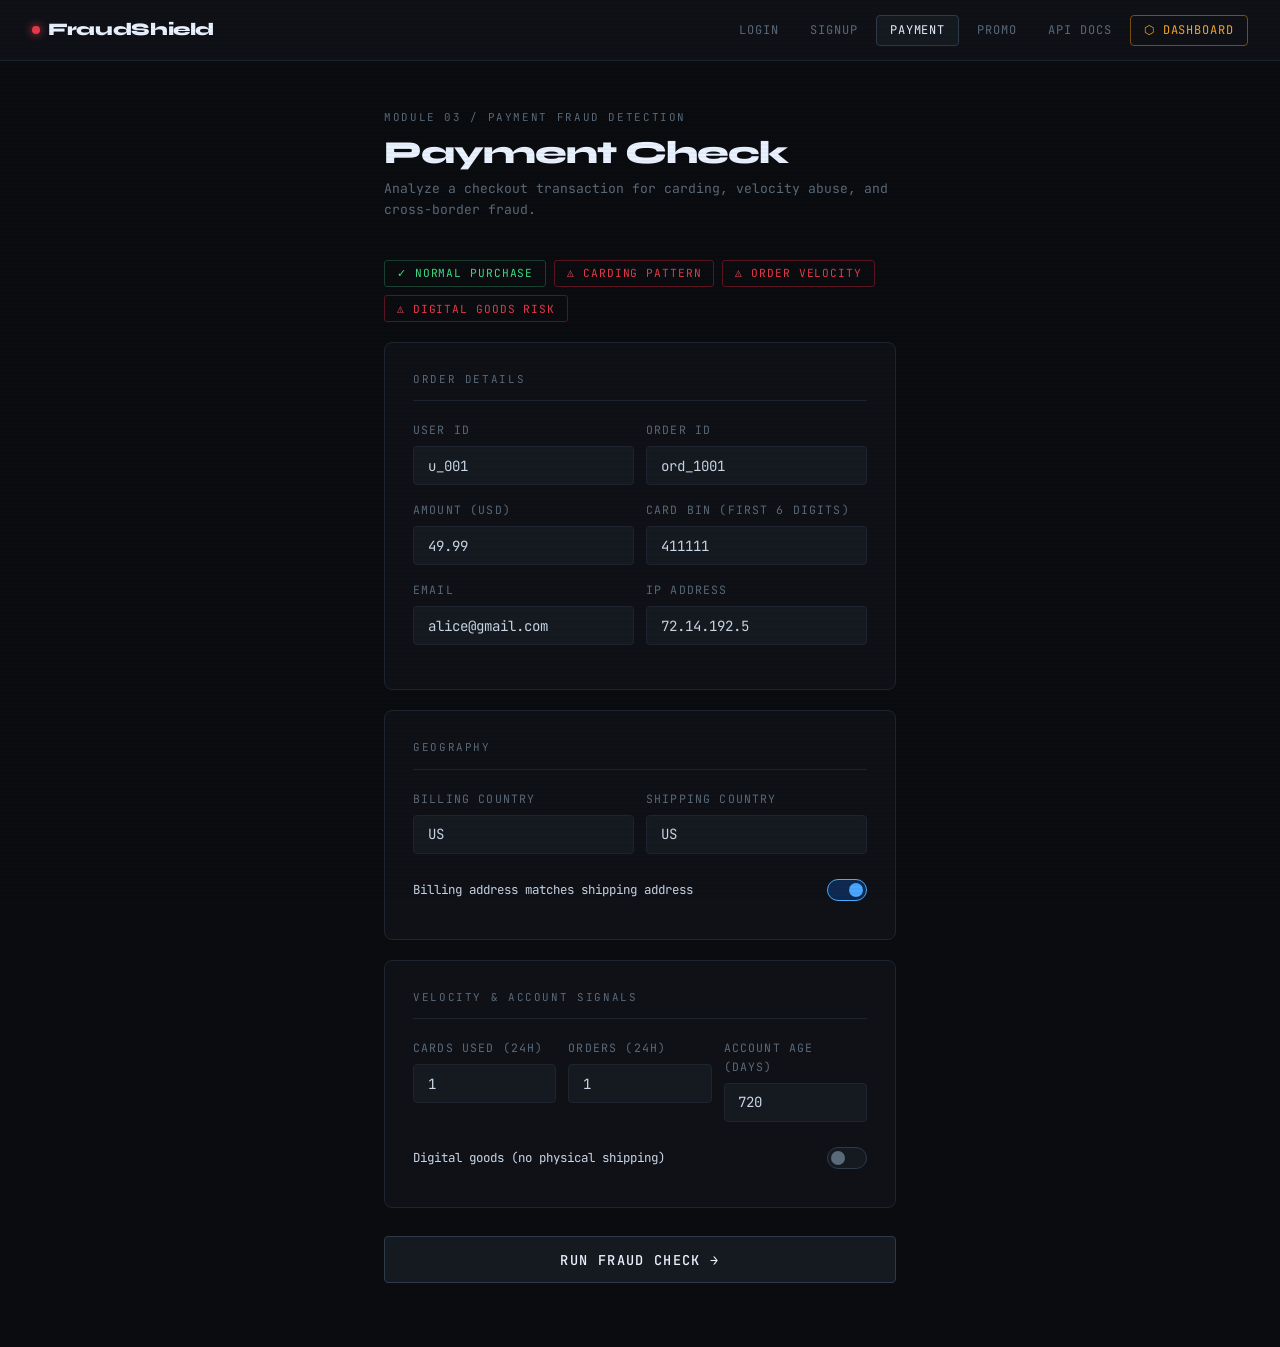
<file: frontend/payment.html>
<!DOCTYPE html>
<html lang="en">
<head>
  <meta charset="UTF-8">
  <meta name="viewport" content="width=device-width, initial-scale=1.0">
  <title>Payment Check — FraudShield</title>
  <link rel="stylesheet" href="style.css">
</head>
<body>

<nav class="nav">
  <a class="nav-logo" href="index.html">
    <span class="dot"></span>FraudShield
  </a>
  <ul class="nav-links">
    <li><a href="login.html">Login</a></li>
    <li><a href="signup.html">Signup</a></li>
    <li><a href="payment.html" class="active">Payment</a></li>
    <li><a href="promo.html">Promo</a></li>
    <li><a href="api-docs.html">API Docs</a></li>
    <li><a href="dashboard.html" class="dashboard-link">⬡ Dashboard</a></li>
  </ul>
</nav>

<div class="page">
  <div class="page-header">
    <div class="module-tag">Module 03 / Payment Fraud Detection</div>
    <h1>Payment Check</h1>
    <p>Analyze a checkout transaction for carding, velocity abuse, and cross-border fraud.</p>
  </div>

  <div class="presets">
    <button class="preset-btn legit" onclick="fillPreset('clean')">✓ Normal purchase</button>
    <button class="preset-btn fraud" onclick="fillPreset('carding')">⚠ Carding pattern</button>
    <button class="preset-btn fraud" onclick="fillPreset('velocity')">⚠ Order velocity</button>
    <button class="preset-btn fraud" onclick="fillPreset('digital')">⚠ Digital goods risk</button>
  </div>

  <form id="paymentForm">
    <div class="card">
      <div class="card-title">Order Details</div>
      <div class="field-row">
        <div class="field">
          <label>User ID</label>
          <input type="text" id="user_id" placeholder="u_042" required>
        </div>
        <div class="field">
          <label>Order ID</label>
          <input type="text" id="order_id" placeholder="ord_9981" required>
        </div>
      </div>
      <div class="field-row">
        <div class="field">
          <label>Amount (USD)</label>
          <input type="number" id="amount_usd" placeholder="99.99" step="0.01" min="0.01" required>
        </div>
        <div class="field">
          <label>Card BIN (first 6 digits)</label>
          <input type="text" id="card_bin" placeholder="411111" maxlength="6" pattern="\d{6}" required>
        </div>
      </div>
      <div class="field-row">
        <div class="field">
          <label>Email</label>
          <input type="email" id="email" placeholder="buyer@example.com" required>
        </div>
        <div class="field">
          <label>IP Address</label>
          <input type="text" id="ip_address" placeholder="203.0.113.1" required>
        </div>
      </div>
    </div>

    <div class="card">
      <div class="card-title">Geography</div>
      <div class="field-row">
        <div class="field">
          <label>Billing Country</label>
          <input type="text" id="billing_country" placeholder="US" maxlength="2" required>
        </div>
        <div class="field">
          <label>Shipping Country</label>
          <input type="text" id="shipping_country" placeholder="US" maxlength="2" required>
        </div>
      </div>
      <div class="toggle-field">
        <label>Billing address matches shipping address</label>
        <label class="toggle">
          <input type="checkbox" id="address_match" checked>
          <span class="toggle-slider"></span>
        </label>
      </div>
    </div>

    <div class="card">
      <div class="card-title">Velocity & Account Signals</div>
      <div class="field-row-3">
        <div class="field">
          <label>Cards used (24h)</label>
          <input type="number" id="cards_used_24h" value="1" min="1">
        </div>
        <div class="field">
          <label>Orders (24h)</label>
          <input type="number" id="orders_24h" value="1" min="1">
        </div>
        <div class="field">
          <label>Account age (days)</label>
          <input type="number" id="account_age_days" value="365" min="0">
        </div>
      </div>
      <div class="toggle-field">
        <label>Digital goods (no physical shipping)</label>
        <label class="toggle">
          <input type="checkbox" id="is_digital_goods">
          <span class="toggle-slider"></span>
        </label>
      </div>
    </div>

    <button type="submit" class="btn-submit" id="submitBtn">Run Fraud Check →</button>
  </form>

  <div id="result" style="display:none"></div>
  <div id="errorMsg" style="display:none"></div>
</div>

<script>
const API = 'http://127.0.0.1:8000';

const PRESETS = {
  clean: {
    user_id: 'u_001', order_id: 'ord_1001', amount_usd: 49.99, card_bin: '411111',
    email: 'alice@gmail.com', ip_address: '72.14.192.5',
    billing_country: 'US', shipping_country: 'US',
    address_match: true, cards_used_24h: 1, orders_24h: 1,
    account_age_days: 720, is_digital_goods: false,
  },
  carding: {
    user_id: 'u_042', order_id: 'ord_9981', amount_usd: 1499.99, card_bin: '411111',
    email: 'buyer@example.com', ip_address: '185.220.101.5',
    billing_country: 'US', shipping_country: 'NG',
    address_match: false, cards_used_24h: 5, orders_24h: 3,
    account_age_days: 1, is_digital_goods: false,
  },
  velocity: {
    user_id: 'u_199', order_id: 'ord_4422', amount_usd: 89.99, card_bin: '522100',
    email: 'shopper@hotmail.com', ip_address: '203.0.113.30',
    billing_country: 'US', shipping_country: 'US',
    address_match: true, cards_used_24h: 3, orders_24h: 12,
    account_age_days: 3, is_digital_goods: false,
  },
  digital: {
    user_id: 'u_321', order_id: 'ord_7770', amount_usd: 2499.00, card_bin: '676110',
    email: 'gamer@yopmail.com', ip_address: '91.108.4.100',
    billing_country: 'DE', shipping_country: 'DE',
    address_match: true, cards_used_24h: 4, orders_24h: 6,
    account_age_days: 0, is_digital_goods: true,
  },
};

function fillPreset(key) {
  const p = PRESETS[key];
  Object.entries(p).forEach(([k, v]) => {
    const el = document.getElementById(k);
    if (!el) return;
    if (el.type === 'checkbox') el.checked = v;
    else el.value = v;
  });
}

fillPreset('clean');

document.getElementById('paymentForm').addEventListener('submit', async (e) => {
  e.preventDefault();
  const btn      = document.getElementById('submitBtn');
  const resultEl = document.getElementById('result');
  const errorEl  = document.getElementById('errorMsg');

  btn.disabled = true; btn.textContent = 'Analyzing...';
  resultEl.style.display = 'none'; errorEl.style.display = 'none';

  const body = {
    user_id:          document.getElementById('user_id').value,
    order_id:         document.getElementById('order_id').value,
    amount_usd:       parseFloat(document.getElementById('amount_usd').value),
    ip_address:       document.getElementById('ip_address').value,
    card_bin:         document.getElementById('card_bin').value,
    billing_country:  document.getElementById('billing_country').value.toUpperCase(),
    shipping_country: document.getElementById('shipping_country').value.toUpperCase(),
    email:            document.getElementById('email').value,
    cards_used_24h:   parseInt(document.getElementById('cards_used_24h').value),
    orders_24h:       parseInt(document.getElementById('orders_24h').value),
    account_age_days: parseInt(document.getElementById('account_age_days').value),
    is_digital_goods: document.getElementById('is_digital_goods').checked,
    address_match:    document.getElementById('address_match').checked,
  };

  try {
    const res = await fetch(`${API}/check/payment`, {
      method: 'POST', headers: { 'Content-Type': 'application/json' },
      body: JSON.stringify(body),
    });
    if (!res.ok) throw new Error(`HTTP ${res.status}: ${await res.text()}`);
    const data = await res.json();
    renderResult(resultEl, data);
    resultEl.style.display = 'block';
  } catch (err) {
    errorEl.innerHTML = `<div class="error-msg">⚠ ${err.message}<br><small>Make sure FastAPI is running at ${API}</small></div>`;
    errorEl.style.display = 'block';
  } finally {
    btn.disabled = false; btn.textContent = 'Run Fraud Check →';
  }
});

function renderResult(el, data) {
  const action = data.action.toLowerCase();
  const pct    = data.fraud_score * 100;
  const score  = pct.toFixed(1);
  const flagsHtml = data.rule_flags.length
    ? data.rule_flags.map(f => `<div class="flag-item">${f}</div>`).join('')
    : `<div class="no-flags">No rule violations detected</div>`;

  el.className = `result ${action}`;
  el.innerHTML = `
    <div class="result-header">
      <span class="action-badge">${data.action.toUpperCase()}</span>
      <span style="font-size:0.78rem;color:var(--text-dim)">
        ${action === 'block' ? '🚫 Payment declined' : action === 'review' ? '🔍 Payment queued for review' : '✓ Payment approved'}
      </span>
      <div class="result-score">Fraud Score <span>${score}%</span></div>
    </div>
    <div class="result-body">
      <div class="score-bar-wrap"><div class="score-bar" style="width:${pct}%"></div></div>
      <div class="flags-title">Rule Engine Flags (${data.rule_flags.length})</div>
      ${flagsHtml}
      <div class="result-meta">
        <div>Module <span>${data.module}</span></div>
        <div>Request ID <span>#${data.request_id}</span></div>
        <div>ML Score <span>${data.fraud_score}</span></div>
      </div>
    </div>`;
}
</script>
</body>
</html>
</file>
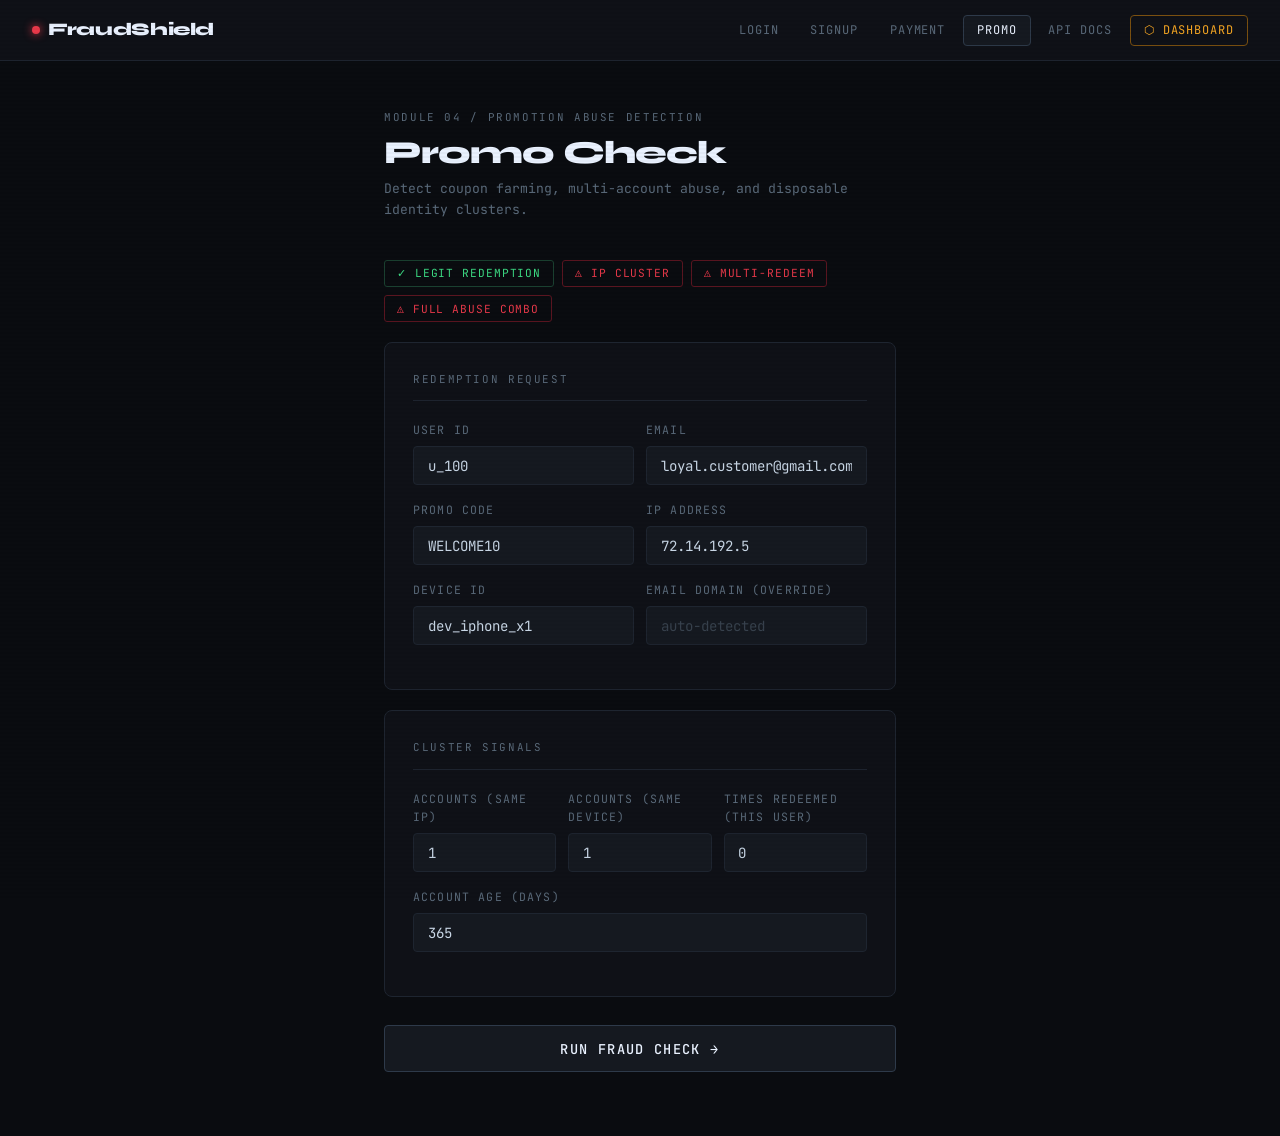
<file: frontend/promo.html>
<!DOCTYPE html>
<html lang="en">
<head>
  <meta charset="UTF-8">
  <meta name="viewport" content="width=device-width, initial-scale=1.0">
  <title>Promo Check — FraudShield</title>
  <link rel="stylesheet" href="style.css">
</head>
<body>

<nav class="nav">
  <a class="nav-logo" href="index.html">
    <span class="dot"></span>FraudShield
  </a>
  <ul class="nav-links">
    <li><a href="login.html">Login</a></li>
    <li><a href="signup.html">Signup</a></li>
    <li><a href="payment.html">Payment</a></li>
    <li><a href="promo.html" class="active">Promo</a></li>
    <li><a href="api-docs.html">API Docs</a></li>
    <li><a href="dashboard.html" class="dashboard-link">⬡ Dashboard</a></li>
  </ul>
</nav>

<div class="page">
  <div class="page-header">
    <div class="module-tag">Module 04 / Promotion Abuse Detection</div>
    <h1>Promo Check</h1>
    <p>Detect coupon farming, multi-account abuse, and disposable identity clusters.</p>
  </div>

  <div class="presets">
    <button class="preset-btn legit" onclick="fillPreset('clean')">✓ Legit redemption</button>
    <button class="preset-btn fraud" onclick="fillPreset('cluster')">⚠ IP cluster</button>
    <button class="preset-btn fraud" onclick="fillPreset('multi')">⚠ Multi-redeem</button>
    <button class="preset-btn fraud" onclick="fillPreset('full')">⚠ Full abuse combo</button>
  </div>

  <form id="promoForm">
    <div class="card">
      <div class="card-title">Redemption Request</div>
      <div class="field-row">
        <div class="field">
          <label>User ID</label>
          <input type="text" id="user_id" placeholder="u_777" required>
        </div>
        <div class="field">
          <label>Email</label>
          <input type="email" id="email" placeholder="user@example.com" required>
        </div>
      </div>
      <div class="field-row">
        <div class="field">
          <label>Promo Code</label>
          <input type="text" id="promo_code" placeholder="SAVE50" required>
        </div>
        <div class="field">
          <label>IP Address</label>
          <input type="text" id="ip_address" placeholder="10.10.10.1" required>
        </div>
      </div>
      <div class="field-row">
        <div class="field">
          <label>Device ID</label>
          <input type="text" id="device_id" placeholder="dev_xyz">
        </div>
        <div class="field">
          <label>Email Domain (override)</label>
          <input type="text" id="email_domain" placeholder="auto-detected">
        </div>
      </div>
    </div>

    <div class="card">
      <div class="card-title">Cluster Signals</div>
      <div class="field-row-3">
        <div class="field">
          <label>Accounts (same IP)</label>
          <input type="number" id="accounts_same_ip" value="1" min="1">
        </div>
        <div class="field">
          <label>Accounts (same device)</label>
          <input type="number" id="accounts_same_device" value="1" min="1">
        </div>
        <div class="field">
          <label>Times redeemed (this user)</label>
          <input type="number" id="redemptions_by_user" value="0" min="0">
        </div>
      </div>
      <div class="field">
        <label>Account age (days)</label>
        <input type="number" id="account_age_days" value="180" min="0">
      </div>
    </div>

    <button type="submit" class="btn-submit" id="submitBtn">Run Fraud Check →</button>
  </form>

  <div id="result" style="display:none"></div>
  <div id="errorMsg" style="display:none"></div>
</div>

<script>
const API = 'http://127.0.0.1:8000';

const PRESETS = {
  clean: {
    user_id: 'u_100', email: 'loyal.customer@gmail.com', promo_code: 'WELCOME10',
    ip_address: '72.14.192.5', device_id: 'dev_iphone_x1',
    email_domain: '', accounts_same_ip: 1, accounts_same_device: 1,
    redemptions_by_user: 0, account_age_days: 365,
  },
  cluster: {
    user_id: 'u_201', email: 'user201@gmail.com', promo_code: 'SAVE50',
    ip_address: '10.10.10.1', device_id: 'dev_abc',
    email_domain: '', accounts_same_ip: 9, accounts_same_device: 2,
    redemptions_by_user: 0, account_age_days: 30,
  },
  multi: {
    user_id: 'u_555', email: 'bargainhunter@outlook.com', promo_code: 'FREESHIP',
    ip_address: '203.0.113.15', device_id: 'dev_laptop',
    email_domain: '', accounts_same_ip: 2, accounts_same_device: 1,
    redemptions_by_user: 4, account_age_days: 90,
  },
  full: {
    user_id: 'u_999', email: 'freebie99@mailinator.com', promo_code: 'SAVE50',
    ip_address: '10.10.10.1', device_id: 'dev_xyz',
    email_domain: 'mailinator.com', accounts_same_ip: 8, accounts_same_device: 5,
    redemptions_by_user: 3, account_age_days: 0,
  },
};

function fillPreset(key) {
  const p = PRESETS[key];
  Object.entries(p).forEach(([k, v]) => {
    const el = document.getElementById(k);
    if (el) el.value = v;
  });
}

fillPreset('clean');

document.getElementById('promoForm').addEventListener('submit', async (e) => {
  e.preventDefault();
  const btn      = document.getElementById('submitBtn');
  const resultEl = document.getElementById('result');
  const errorEl  = document.getElementById('errorMsg');

  btn.disabled = true; btn.textContent = 'Analyzing...';
  resultEl.style.display = 'none'; errorEl.style.display = 'none';

  const emailVal    = document.getElementById('email').value;
  const domainField = document.getElementById('email_domain').value.trim();
  const autoDomain  = emailVal.includes('@') ? emailVal.split('@')[1] : null;

  const body = {
    user_id:              document.getElementById('user_id').value,
    email:                emailVal,
    promo_code:           document.getElementById('promo_code').value,
    ip_address:           document.getElementById('ip_address').value,
    device_id:            document.getElementById('device_id').value || null,
    email_domain:         domainField || autoDomain || null,
    accounts_same_ip:     parseInt(document.getElementById('accounts_same_ip').value),
    accounts_same_device: parseInt(document.getElementById('accounts_same_device').value),
    redemptions_by_user:  parseInt(document.getElementById('redemptions_by_user').value),
    account_age_days:     parseInt(document.getElementById('account_age_days').value),
  };

  try {
    const res = await fetch(`${API}/check/promo`, {
      method: 'POST', headers: { 'Content-Type': 'application/json' },
      body: JSON.stringify(body),
    });
    if (!res.ok) throw new Error(`HTTP ${res.status}: ${await res.text()}`);
    const data = await res.json();
    renderResult(resultEl, data);
    resultEl.style.display = 'block';
  } catch (err) {
    errorEl.innerHTML = `<div class="error-msg">⚠ ${err.message}<br><small>Make sure FastAPI is running at ${API}</small></div>`;
    errorEl.style.display = 'block';
  } finally {
    btn.disabled = false; btn.textContent = 'Run Fraud Check →';
  }
});

function renderResult(el, data) {
  const action = data.action.toLowerCase();
  const pct    = data.fraud_score * 100;
  const score  = pct.toFixed(1);
  const flagsHtml = data.rule_flags.length
    ? data.rule_flags.map(f => `<div class="flag-item">${f}</div>`).join('')
    : `<div class="no-flags">No rule violations detected</div>`;

  el.className = `result ${action}`;
  el.innerHTML = `
    <div class="result-header">
      <span class="action-badge">${data.action.toUpperCase()}</span>
      <span style="font-size:0.78rem;color:var(--text-dim)">
        ${action === 'block' ? '🚫 Redemption blocked' : action === 'review' ? '🔍 Queued for review' : '✓ Redemption approved'}
      </span>
      <div class="result-score">Fraud Score <span>${score}%</span></div>
    </div>
    <div class="result-body">
      <div class="score-bar-wrap"><div class="score-bar" style="width:${pct}%"></div></div>
      <div class="flags-title">Rule Engine Flags (${data.rule_flags.length})</div>
      ${flagsHtml}
      <div class="result-meta">
        <div>Module <span>${data.module}</span></div>
        <div>Request ID <span>#${data.request_id}</span></div>
        <div>ML Score <span>${data.fraud_score}</span></div>
      </div>
    </div>`;
}
</script>
</body>
</html>
</file>
<file: frontend/style.css>
/* ─────────────────────────────────────────────────────────
   FRAUD DETECTION SYSTEM — shared styles
   Aesthetic: Industrial Security Terminal
   Fonts: JetBrains Mono (code) + Syne (display)
───────────────────────────────────────────────────────── */

@import url('https://fonts.googleapis.com/css2?family=JetBrains+Mono:wght@300;400;500;700&family=Syne:wght@400;600;700;800&display=swap');

/* ── Variables ── */
:root {
  --bg:          #0a0c10;
  --bg-2:        #0f1117;
  --bg-3:        #151920;
  --border:      #1e2530;
  --border-lit:  #2e3a4a;
  --text:        #c8d6e5;
  --text-dim:    #5a6a7a;
  --text-bright: #eaf2ff;
  --amber:       #f5a623;
  --amber-dim:   #7a5010;
  --red:         #e8394a;
  --red-dim:     #5a1520;
  --green:       #3ddc84;
  --green-dim:   #1a4030;
  --blue:        #4aa8ff;
  --blue-dim:    #0f2a50;
  --mono:        'JetBrains Mono', monospace;
  --display:     'Syne', sans-serif;
}

/* ── Reset ── */
*, *::before, *::after { box-sizing: border-box; margin: 0; padding: 0; }
html { font-size: 16px; }
body {
  background: var(--bg);
  color: var(--text);
  font-family: var(--mono);
  font-size: 14px;
  line-height: 1.6;
  min-height: 100vh;
  overflow-x: hidden;
}

/* Subtle scanline overlay */
body::before {
  content: '';
  position: fixed; inset: 0;
  background: repeating-linear-gradient(
    0deg,
    transparent,
    transparent 2px,
    rgba(0,0,0,0.03) 2px,
    rgba(0,0,0,0.03) 4px
  );
  pointer-events: none;
  z-index: 9999;
}

/* ── Nav ── */
.nav {
  display: flex;
  align-items: center;
  gap: 2rem;
  padding: 1rem 2rem;
  border-bottom: 1px solid var(--border);
  background: var(--bg-2);
  position: sticky;
  top: 0;
  z-index: 100;
}
.nav-logo {
  font-family: var(--display);
  font-weight: 800;
  font-size: 1.1rem;
  color: var(--text-bright);
  text-decoration: none;
  letter-spacing: -0.02em;
  display: flex;
  align-items: center;
  gap: 0.5rem;
}
.nav-logo span.dot {
  width: 8px; height: 8px;
  border-radius: 50%;
  background: var(--red);
  box-shadow: 0 0 8px var(--red);
  animation: pulse 2s ease-in-out infinite;
}
@keyframes pulse {
  0%, 100% { opacity: 1; }
  50%       { opacity: 0.3; }
}
.nav-links {
  display: flex;
  gap: 0.25rem;
  list-style: none;
  margin-left: auto;
  margin-right: 0;
}
.nav-links a {
  color: var(--text-dim);
  text-decoration: none;
  font-size: 0.75rem;
  padding: 0.4rem 0.8rem;
  border: 1px solid transparent;
  border-radius: 4px;
  transition: all 0.15s;
  text-transform: uppercase;
  letter-spacing: 0.08em;
}
.nav-links a:hover,
.nav-links a.active {
  color: var(--text-bright);
  border-color: var(--border-lit);
  background: var(--bg-3);
}
.nav-links a.dashboard-link {
  color: var(--amber);
  border-color: var(--amber-dim);
}
.nav-links a.dashboard-link:hover {
  background: var(--amber-dim);
  border-color: var(--amber);
}

/* ── Page shell ── */
.page {
  max-width: 560px;
  margin: 0 auto;
  padding: 3rem 1.5rem 4rem;
}
.page.wide {
  max-width: 900px;
}

/* ── Page header ── */
.page-header {
  margin-bottom: 2.5rem;
}
.page-header .module-tag {
  font-size: 0.68rem;
  text-transform: uppercase;
  letter-spacing: 0.15em;
  color: var(--text-dim);
  margin-bottom: 0.5rem;
  font-family: var(--mono);
}
.page-header h1 {
  font-family: var(--display);
  font-size: 2rem;
  font-weight: 800;
  color: var(--text-bright);
  letter-spacing: -0.03em;
  line-height: 1.1;
}
.page-header p {
  color: var(--text-dim);
  font-size: 0.82rem;
  margin-top: 0.5rem;
}

/* ── Card ── */
.card {
  background: var(--bg-2);
  border: 1px solid var(--border);
  border-radius: 8px;
  padding: 1.75rem;
  margin-bottom: 1.25rem;
}
.card-title {
  font-size: 0.68rem;
  text-transform: uppercase;
  letter-spacing: 0.15em;
  color: var(--text-dim);
  margin-bottom: 1.25rem;
  padding-bottom: 0.75rem;
  border-bottom: 1px solid var(--border);
}

/* ── Form elements ── */
.field {
  margin-bottom: 1rem;
}
.field label {
  display: block;
  font-size: 0.72rem;
  text-transform: uppercase;
  letter-spacing: 0.1em;
  color: var(--text-dim);
  margin-bottom: 0.4rem;
}
.field input,
.field select {
  width: 100%;
  background: var(--bg-3);
  border: 1px solid var(--border);
  border-radius: 4px;
  color: var(--text);
  font-family: var(--mono);
  font-size: 0.88rem;
  padding: 0.6rem 0.85rem;
  outline: none;
  transition: border-color 0.15s, box-shadow 0.15s;
  appearance: none;
}
.field input::placeholder { color: var(--text-dim); opacity: 0.5; }
.field input:focus,
.field select:focus {
  border-color: var(--blue);
  box-shadow: 0 0 0 3px rgba(74,168,255,0.1);
}
.field-row {
  display: grid;
  grid-template-columns: 1fr 1fr;
  gap: 0.75rem;
}
.field-row-3 {
  display: grid;
  grid-template-columns: 1fr 1fr 1fr;
  gap: 0.75rem;
}

/* Toggle switch */
.toggle-field {
  display: flex;
  align-items: center;
  justify-content: space-between;
  padding: 0.6rem 0;
}
.toggle-field label {
  font-size: 0.78rem;
  color: var(--text);
  text-transform: none;
  letter-spacing: 0;
  margin: 0;
}
.toggle {
  position: relative;
  width: 40px;
  height: 22px;
}
.toggle input { opacity: 0; width: 0; height: 0; }
.toggle-slider {
  position: absolute;
  inset: 0;
  background: var(--bg-3);
  border: 1px solid var(--border-lit);
  border-radius: 22px;
  cursor: pointer;
  transition: background 0.2s;
}
.toggle-slider::before {
  content: '';
  position: absolute;
  width: 14px; height: 14px;
  left: 3px; top: 3px;
  background: var(--text-dim);
  border-radius: 50%;
  transition: transform 0.2s, background 0.2s;
}
.toggle input:checked + .toggle-slider { background: var(--blue-dim); border-color: var(--blue); }
.toggle input:checked + .toggle-slider::before { transform: translateX(18px); background: var(--blue); }

/* ── Submit button ── */
.btn-submit {
  width: 100%;
  padding: 0.85rem 1.5rem;
  background: var(--bg-3);
  border: 1px solid var(--border-lit);
  border-radius: 4px;
  color: var(--text-bright);
  font-family: var(--mono);
  font-size: 0.85rem;
  font-weight: 500;
  text-transform: uppercase;
  letter-spacing: 0.1em;
  cursor: pointer;
  transition: all 0.15s;
  position: relative;
  overflow: hidden;
  margin-top: 0.5rem;
}
.btn-submit::before {
  content: '';
  position: absolute;
  top: 0; left: -100%;
  width: 100%; height: 100%;
  background: linear-gradient(90deg, transparent, rgba(74,168,255,0.08), transparent);
  transition: left 0.4s;
}
.btn-submit:hover { border-color: var(--blue); color: var(--blue); }
.btn-submit:hover::before { left: 100%; }
.btn-submit:active { transform: scale(0.99); }
.btn-submit:disabled { opacity: 0.4; cursor: not-allowed; }
.btn-submit.loading { color: var(--text-dim); }

/* ── Result panel ── */
.result {
  margin-top: 1.5rem;
  border-radius: 8px;
  border: 1px solid var(--border);
  overflow: hidden;
  animation: slideDown 0.25s ease;
}
@keyframes slideDown {
  from { opacity: 0; transform: translateY(-8px); }
  to   { opacity: 1; transform: translateY(0); }
}
.result-header {
  display: flex;
  align-items: center;
  gap: 0.75rem;
  padding: 1rem 1.25rem;
}
.result-header .action-badge {
  font-size: 0.72rem;
  font-weight: 700;
  text-transform: uppercase;
  letter-spacing: 0.12em;
  padding: 0.3rem 0.7rem;
  border-radius: 3px;
  font-family: var(--mono);
}
.result.allow  { border-color: var(--green-dim); }
.result.review { border-color: var(--amber-dim); }
.result.block  { border-color: var(--red-dim); }
.result.allow  .result-header { background: rgba(61,220,132,0.05); }
.result.review .result-header { background: rgba(245,166,35,0.05); }
.result.block  .result-header { background: rgba(232,57,74,0.08); }
.result.allow  .action-badge { background: var(--green-dim); color: var(--green); }
.result.review .action-badge { background: var(--amber-dim); color: var(--amber); }
.result.block  .action-badge { background: var(--red-dim);   color: var(--red); }

.result-score {
  margin-left: auto;
  font-size: 0.72rem;
  color: var(--text-dim);
}
.result-score span {
  font-size: 1.1rem;
  font-weight: 700;
  color: var(--text-bright);
}

.result-body { padding: 1rem 1.25rem; }
.score-bar-wrap {
  height: 4px;
  background: var(--bg-3);
  border-radius: 2px;
  overflow: hidden;
  margin-bottom: 1rem;
}
.score-bar {
  height: 100%;
  border-radius: 2px;
  transition: width 0.6s cubic-bezier(0.23,1,0.32,1);
}
.result.allow  .score-bar { background: var(--green); }
.result.review .score-bar { background: var(--amber); }
.result.block  .score-bar { background: var(--red); box-shadow: 0 0 8px var(--red); }

.flags-title {
  font-size: 0.68rem;
  text-transform: uppercase;
  letter-spacing: 0.12em;
  color: var(--text-dim);
  margin-bottom: 0.5rem;
}
.flag-item {
  display: flex;
  align-items: flex-start;
  gap: 0.5rem;
  font-size: 0.78rem;
  color: var(--text);
  padding: 0.35rem 0;
  border-bottom: 1px solid var(--border);
}
.flag-item:last-child { border-bottom: none; }
.flag-item::before {
  content: '▸';
  color: var(--amber);
  flex-shrink: 0;
  margin-top: 0.05rem;
}
.no-flags {
  font-size: 0.78rem;
  color: var(--green);
  padding: 0.25rem 0;
}
.no-flags::before { content: '✓ '; }

.result-meta {
  margin-top: 0.75rem;
  padding-top: 0.75rem;
  border-top: 1px solid var(--border);
  display: flex;
  gap: 1.5rem;
  font-size: 0.7rem;
  color: var(--text-dim);
}
.result-meta span { color: var(--text); }

/* ── Error ── */
.error-msg {
  background: var(--red-dim);
  border: 1px solid var(--red);
  border-radius: 6px;
  padding: 0.75rem 1rem;
  color: var(--red);
  font-size: 0.8rem;
  margin-top: 1rem;
  animation: slideDown 0.2s ease;
}

/* ── Preset quick-fill buttons ── */
.presets {
  display: flex;
  gap: 0.5rem;
  flex-wrap: wrap;
  margin-bottom: 1.25rem;
}
.preset-btn {
  font-family: var(--mono);
  font-size: 0.7rem;
  padding: 0.35rem 0.75rem;
  border-radius: 3px;
  border: 1px solid var(--border-lit);
  background: transparent;
  color: var(--text-dim);
  cursor: pointer;
  text-transform: uppercase;
  letter-spacing: 0.08em;
  transition: all 0.12s;
}
.preset-btn:hover { color: var(--text); border-color: var(--text-dim); background: var(--bg-3); }
.preset-btn.fraud { border-color: var(--red-dim); color: var(--red); }
.preset-btn.fraud:hover { background: var(--red-dim); border-color: var(--red); }
.preset-btn.legit { border-color: var(--green-dim); color: var(--green); }
.preset-btn.legit:hover { background: var(--green-dim); border-color: var(--green); }

/* ── Dashboard specific ── */
.dash-grid {
  display: grid;
  grid-template-columns: 1fr 1fr 1fr 1fr;
  gap: 1px;
  background: var(--border);
  border: 1px solid var(--border);
  border-radius: 8px;
  overflow: hidden;
  margin-bottom: 1.5rem;
}
.stat-cell {
  background: var(--bg-2);
  padding: 1.25rem 1.5rem;
}
.stat-cell .label {
  font-size: 0.68rem;
  text-transform: uppercase;
  letter-spacing: 0.12em;
  color: var(--text-dim);
  margin-bottom: 0.5rem;
}
.stat-cell .value {
  font-family: var(--display);
  font-size: 2rem;
  font-weight: 800;
  color: var(--text-bright);
  line-height: 1;
}
.stat-cell .value.red   { color: var(--red); }
.stat-cell .value.amber { color: var(--amber); }
.stat-cell .value.green { color: var(--green); }

.conn-indicator {
  display: inline-flex;
  align-items: center;
  gap: 0.5rem;
  font-size: 0.72rem;
  padding: 0.3rem 0.75rem;
  border-radius: 3px;
  border: 1px solid var(--border);
  color: var(--text-dim);
}
.conn-indicator.connected { border-color: var(--green-dim); color: var(--green); }
.conn-indicator.connected .dot { background: var(--green); box-shadow: 0 0 6px var(--green); }
.conn-indicator.disconnected { border-color: var(--red-dim); color: var(--red); }
.conn-indicator.disconnected .dot { background: var(--red); }
.conn-indicator .dot {
  width: 6px; height: 6px;
  border-radius: 50%;
  background: var(--text-dim);
}

.alert-stream {
  border: 1px solid var(--border);
  border-radius: 8px;
  overflow: hidden;
}
.alert-stream-header {
  display: flex;
  align-items: center;
  justify-content: space-between;
  padding: 0.85rem 1.25rem;
  border-bottom: 1px solid var(--border);
  background: var(--bg-2);
}
.alert-stream-header h2 {
  font-family: var(--display);
  font-size: 0.9rem;
  font-weight: 700;
  color: var(--text-bright);
}
.alert-list {
  min-height: 400px;
  max-height: 600px;
  overflow-y: auto;
}
.alert-list::-webkit-scrollbar { width: 4px; }
.alert-list::-webkit-scrollbar-thumb { background: var(--border-lit); }
.alert-item {
  display: grid;
  grid-template-columns: auto 1fr auto auto;
  gap: 1rem;
  align-items: center;
  padding: 0.85rem 1.25rem;
  border-bottom: 1px solid var(--border);
  animation: alertIn 0.3s ease;
  transition: background 0.15s;
}
@keyframes alertIn {
  from { opacity: 0; transform: translateX(-12px); background: rgba(74,168,255,0.05); }
  to   { opacity: 1; transform: translateX(0); }
}
.alert-item:hover { background: var(--bg-3); }
.alert-action {
  font-size: 0.65rem;
  font-weight: 700;
  text-transform: uppercase;
  letter-spacing: 0.1em;
  padding: 0.2rem 0.55rem;
  border-radius: 2px;
  min-width: 56px;
  text-align: center;
}
.alert-action.block  { background: var(--red-dim);   color: var(--red); }
.alert-action.review { background: var(--amber-dim); color: var(--amber); }
.alert-action.allow  { background: var(--green-dim); color: var(--green); }
.alert-summary {
  font-size: 0.8rem;
  color: var(--text);
  white-space: nowrap;
  overflow: hidden;
  text-overflow: ellipsis;
}
.alert-score {
  font-size: 0.75rem;
  font-weight: 700;
  color: var(--text-dim);
  white-space: nowrap;
}
.alert-score.high { color: var(--red); }
.alert-score.mid  { color: var(--amber); }
.alert-time {
  font-size: 0.7rem;
  color: var(--text-dim);
  white-space: nowrap;
}
.empty-stream {
  display: flex;
  flex-direction: column;
  align-items: center;
  justify-content: center;
  height: 400px;
  color: var(--text-dim);
  font-size: 0.82rem;
  gap: 0.5rem;
}
.empty-stream .icon {
  font-size: 2rem;
  opacity: 0.3;
}

/* ── Responsive ── */
@media (max-width: 640px) {
  .nav-links { display: none; }
  .dash-grid { grid-template-columns: 1fr 1fr; }
  .field-row, .field-row-3 { grid-template-columns: 1fr; }
  .alert-item { grid-template-columns: auto 1fr auto; }
  .alert-time { display: none; }
}
</file>
